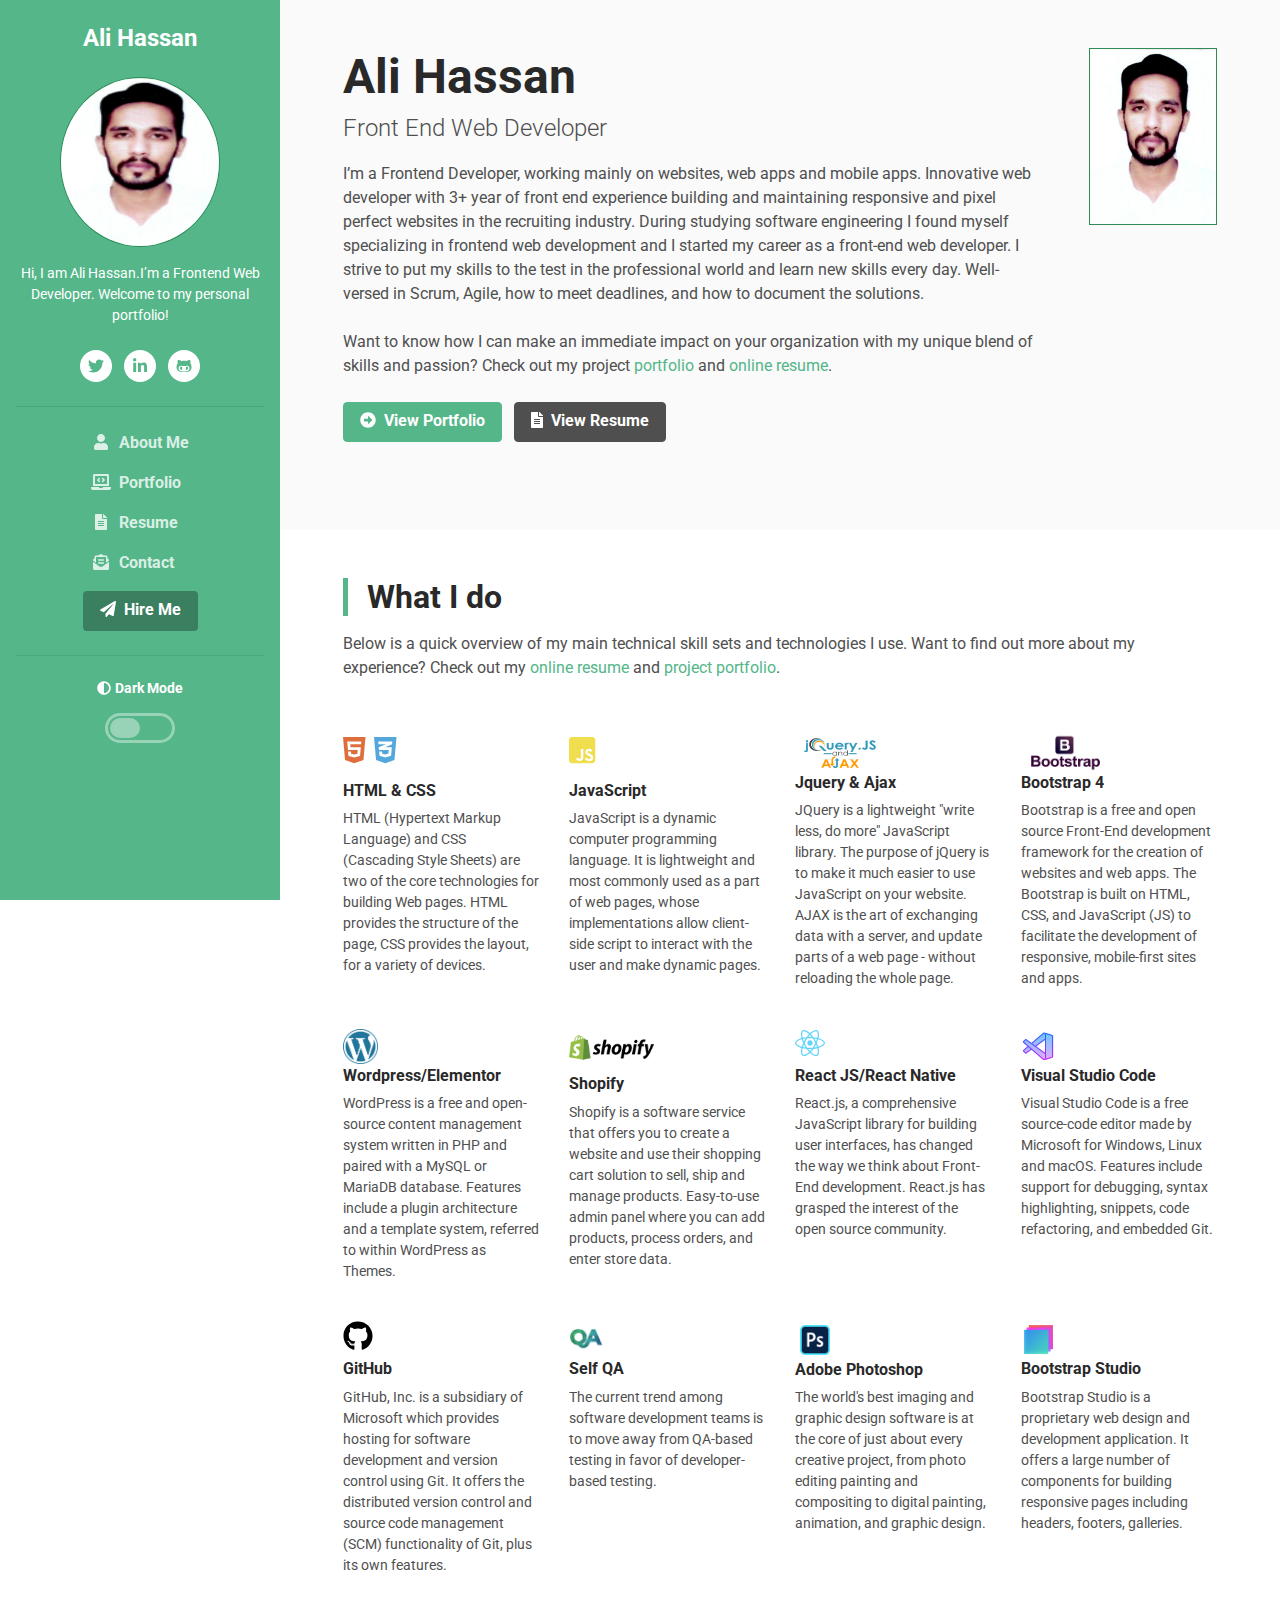
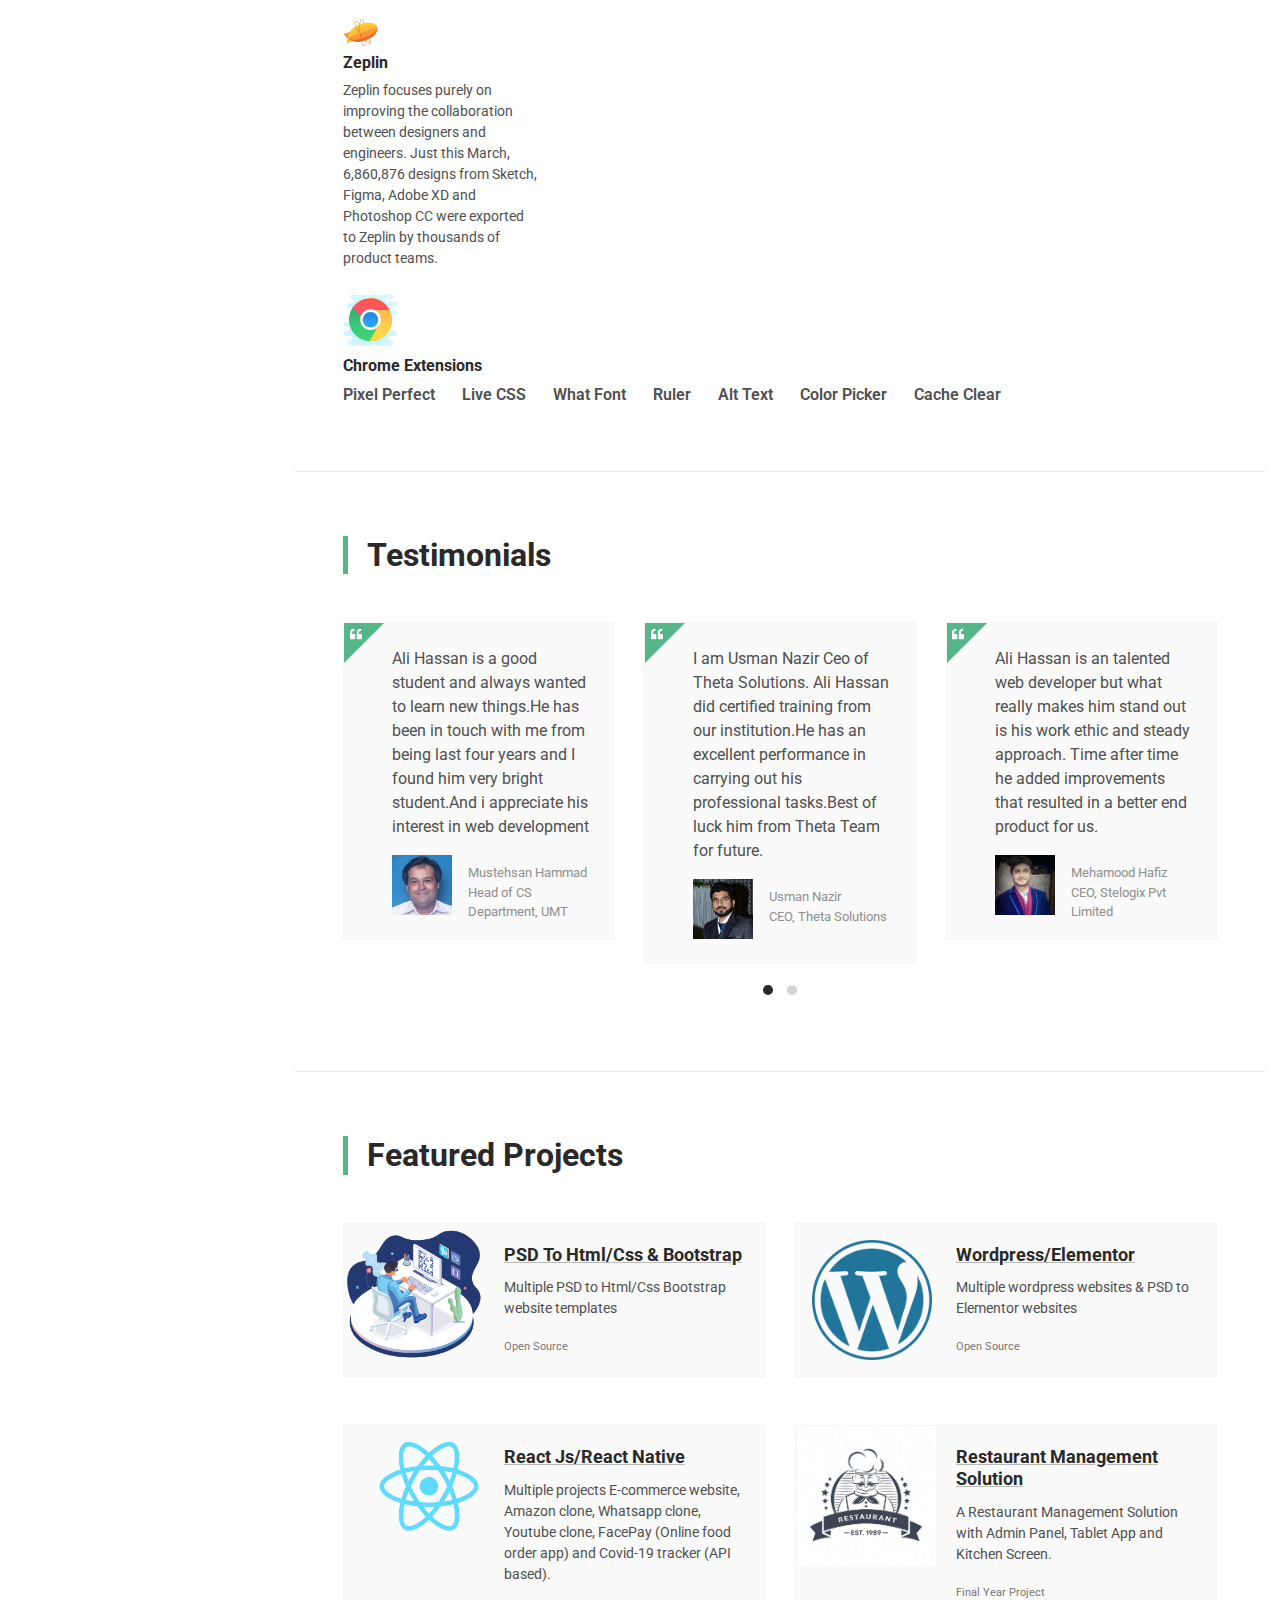
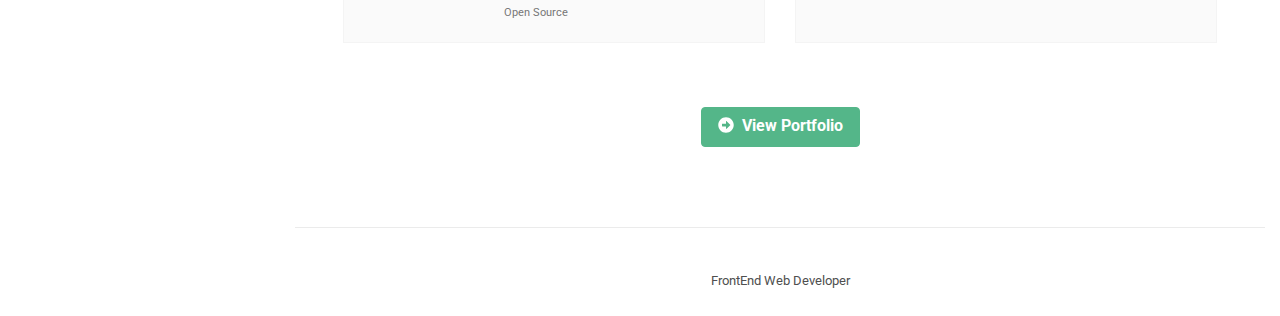
<file: index.html>
<!DOCTYPE html>
<html lang="en">

	<head>
		<title>Ali Hassan-Portfolio</title>
		<!-- Meta -->
		<meta charset="utf-8">
		<meta http-equiv="X-UA-Compatible" content="IE=edge">
		<meta name="viewport" content="width=device-width, initial-scale=1.0">
		<meta name="description" content="DevCard Bootstrap 4 Template">
		<meta name="author" content="Xiaoying Riley at 3rd Wave Media">
		<link rel="shortcut icon" href="favicon.png">
		<!-- Google Fonts -->
		<link href="https://fonts.googleapis.com/css?family=Roboto:300,400,500,700,900" rel="stylesheet">
		<!-- Owl Stylesheets -->
		<link rel="stylesheet" href="./css/carousel.css">
		<link rel="stylesheet" href="./css/owl.css">
		<link rel="stylesheet" href="./css/my.css">
		<!-- FontAwesome JS -->
		<script defer src="./js/all.js"></script>
		<!-- Theme CSS -->
		<link id="theme-style" rel="stylesheet" href="./css/theme.css">
		<!-- Global site tag (gtag.js) - Google Analytics -->
		<script async src="https://www.googletagmanager.com/gtag/js?id=UA-24707561-56"></script>
		<script>
			window.dataLayer = window.dataLayer || [];
			function gtag() { dataLayer.push(arguments); }
			gtag('js', new Date());

			gtag('config', 'UA-24707561-56');
		</script>
		<!-- Facebook Pixel Code -->
		<script>
			!function (f, b, e, v, n, t, s) {
				if (f.fbq) return; n = f.fbq = function () {
					n.callMethod ?
						n.callMethod.apply(n, arguments) : n.queue.push(arguments)
				};
				if (!f._fbq) f._fbq = n; n.push = n; n.loaded = !0; n.version = '2.0';
				n.queue = []; t = b.createElement(e); t.async = !0;
				t.src = v; s = b.getElementsByTagName(e)[0];
				s.parentNode.insertBefore(t, s)
			}(window, document, 'script',
				'https://connect.facebook.net/en_US/fbevents.js');
			fbq('init', '1506230579705064');
			fbq('track', 'PageView');
		</script>
		<noscript><img height="1" width="1" style="display:none"
				src="https://www.facebook.com/tr?id=1506230579705064&ev=PageView&noscript=1" /></noscript>
		<!-- End Facebook Pixel Code -->
	</head>

	<body>
		<header class="header text-center">
			<div class="force-overflow">
				<h1 class="blog-name pt-lg-4 mb-0"><a href="index.html">Ali Hassan</a></h1>
				<nav class="navbar navbar-expand-lg navbar-dark">
					<button class="navbar-toggler" type="button" data-toggle="collapse" data-target="#navigation"
						aria-controls="navigation" aria-expanded="false" aria-label="Toggle navigation">
						<span class="navbar-toggler-icon"></span>
					</button>
					<div id="navigation" class="collapse navbar-collapse flex-column">
						<div class="profile-section pt-3 pt-lg-0">
							<img class="profile-image mb-3 rounded-circle mx-auto" src="./Images/me.png" alt="image">
							<div class="bio mb-3">Hi, I am Ali Hassan.I’m a Frontend Web Developer. Welcome to my
								personal portfolio!</div>
							<!--//bio-->
							<ul class="social-list list-inline py-2 mx-auto">
								<li class="list-inline-item"><a href="https://twitter.com/AliHass80644189"
										target="_blank"><i class="fab fa-twitter fa-fw"></i></a></li>
								<li class="list-inline-item"><a href="https://www.linkedin.com/in/ali-hassan-0475aa199/"
										target="_blank"><i class="fab fa-linkedin-in fa-fw"></i></a></li>
								<li class="list-inline-item"><a href="https://github.com/iamali123" target="_blank"><i
											class="fab fa-github-alt fa-fw"></i></a></li>
							</ul>
							<!--//social-list-->
							<hr>
						</div>
						<!--//profile-section-->
						<ul class="navbar-nav flex-column text-left">
							<li class="nav-item ">
								<a class="nav-link" href="index.html"><i class="fas fa-user fa-fw mr-2"></i>About
									Me<span class="sr-only">(current)</span></a>
							</li>
							<li class="nav-item">
								<a class="nav-link" href="portfolio.html"><i
										class="fas fa-laptop-code fa-fw mr-2"></i>Portfolio</a>
							</li>
							<li class="nav-item">
								<a class="nav-link" href="resume.html"><i
										class="fas fa-file-alt fa-fw mr-2"></i>Resume</a>
							</li>
							<li class="nav-item">
								<a class="nav-link" href="contact.html"><i
										class="fas fa-envelope-open-text fa-fw mr-2"></i>Contact</a>
							</li>
						</ul>
						<div class="my-2">
							<a class="btn btn-primary" href="contact.html" target="_blank"><i
									class="fas fa-paper-plane mr-2"></i>Hire Me</a>
						</div>
						<div class="dark-mode-toggle text-center w-100">
							<hr class="mb-4">
							<h4 class="toggle-name mb-3 "><i class="fas fa-adjust mr-1"></i>Dark Mode</h4>
							<input class="toggle" id="darkmode" type="checkbox">
							<label class="toggle-btn mx-auto mb-0" for="darkmode"></label>
						</div>
						<!--//dark-mode-toggle-->
					</div>
				</nav>
			</div>
			<!--//force-overflow-->
		</header>
		<div class="main-wrapper">
			<section class="about-me-section p-3 p-lg-5 theme-bg-light">
				<div class="container">
					<div class="profile-teaser media flex-column flex-lg-row">
						<div class="media-body">
							<h2 class="name font-weight-bold mb-1">Ali Hassan</h2>
							<div class="tagline mb-3">Front End Web Developer</div>
							<div class="bio mb-4">I’m a Frontend Developer, working mainly on websites, web apps and mobile apps.
								Innovative web developer with 3+ year of front end experience building and maintaining
								responsive and pixel perfect websites in the recruiting industry. During studying
								software engineering I found myself specializing in frontend web development and I
								started my career as a front-end web developer. I strive to put my skills to the test in
								the professional world and learn new skills every day. Well-versed in Scrum, Agile, how
								to meet deadlines, and how to document the solutions.<br><br> Want to know how I can
								make an immediate impact on your organization with my unique blend of skills and
								passion? Check out my project <a class="link-on-bg" href="projects.html">portfolio</a>
								and <a class="link-on-bg" href="resume.html">online resume</a>. </div>
							<!--//bio-->
							<div class="mb-4">
								<a class="btn btn-primary mr-2 mb-3" href="portfolio.html"><i
										class="fas fa-arrow-alt-circle-right mr-2"></i><span
										class="d-none d-md-inline">View</span> Portfolio</a>
								<a class="btn btn-secondary mb-3" href="resume.html"><i
										class="fas fa-file-alt mr-2"></i><span class="d-none d-md-inline">View</span>
									Resume</a>
							</div>
						</div>
						<!--//media-body-->
						<img class="profile-image  mb-3 mb-lg-0 ml-lg-5 mr-md-0" src="./Images/me.png" alt="">
					</div>
				</div>
			</section>
			<!--//about-me-section-->
			<section class="overview-section p-3 p-lg-5">
				<div class="container">
					<h2 class="section-title font-weight-bold mb-3">What I do</h2>
					<div class="section-intro mb-5">Below is a quick overview of my main technical skill sets and
						technologies I use. Want to find out more about my experience? Check out my <a
							href="resume.html">online resume</a> and <a href="portfolio.html">project portfolio</a>.
					</div>
					<div class="row">
						<div class="item col-6 col-lg-3">
							<div class="item-inner">
								<div class="item-icon"><i class="fab fa-html5 mr-2"></i><i class="fab fa-css3-alt"></i>
								</div>
								<h3 class="item-title mt-2">HTML &amp; CSS</h3>
								<div class="item-desc">HTML (Hypertext Markup Language) and CSS (Cascading Style Sheets)
									are two of the core technologies for building Web pages. HTML provides the structure
									of the page, CSS provides the layout, for a variety of devices.</div>
							</div>
							<!--//item-inner-->
						</div>
						<!--//item-->
						<div class="item col-6 col-lg-3">
							<div class="item-inner">
								<div class="item-icon"><i class="fab fa-js-square"></i></div>
								<h3 class="item-title mt-2">JavaScript</h3>
								<div class="item-desc">JavaScript is a dynamic computer programming language. It is
									lightweight and most commonly used as a part of web pages, whose implementations
									allow client-side script to interact with the user and make dynamic pages.</div>
							</div>
							<!--//item-inner-->
						</div>
						<!--//item-->
						<div class="item col-6 col-lg-3">
							<div class="item-inner">
								<div class="item-icon"><img id="do" src="./Images/jquery-javascript-and-ajax.png" />
								</div>
								<h3 class="item-title">Jquery &amp; Ajax</h3>
								<div class="item-desc">JQuery is a lightweight "write less, do more" JavaScript library.
									The purpose of jQuery is to make it much easier to use JavaScript on your website.
									AJAX is the art of exchanging data with a server, and update parts of a web page -
									without reloading the whole page. </div>
							</div>
							<!--//item-inner-->
						</div>
						<!--//item-->
						<div class="item col-6 col-lg-3">
							<div class="item-inner">
								<div class="item-icon"><img id="do" src="./Images/bootstraplogo.png.png" /></div>
								<h3 class="item-title">Bootstrap 4</h3>
								<div class="item-desc">Bootstrap is a free and open source Front-End development
									framework for the creation of websites and web apps. The Bootstrap is built on HTML,
									CSS, and JavaScript (JS) to facilitate the development of responsive, mobile-first
									sites and apps. </div>
							</div>
							<!--//item-inner-->
						</div>
						<!--//item-->
						<div class="item col-6 col-lg-3">
							<div class="item-inner">
								<div class="item-icon"><img style="width: 35px;"
										src="./Images/WordPress_blue_logo.svg.png" /></div>
								<h3 class="item-title">Wordpress/Elementor</h3>
								<div class="item-desc">WordPress is a free and open-source content management system
									written in PHP and paired with a MySQL or MariaDB database. Features include a
									plugin architecture and a template system, referred to within WordPress as Themes.
								</div>
							</div>
							<!--//item-inner-->
						</div>
						<div class="item col-6 col-lg-3">
							<div class="item-inner">
								<div class="item-icon"><img style="width: 85px;" src="./Images/Shopify-Logo.png" />
								</div>
								<h3 class="item-title">Shopify</h3>
								<div class="item-desc">Shopify is a software service that offers you to create a website
									and use their shopping cart solution to sell, ship and manage products. Easy-to-use
									admin panel where you can add products, process orders, and enter store data.</div>
							</div>
							<!--//item-inner-->
						</div>
						<div class="item col-6 col-lg-3">
							<div class="item-inner">
								<div class="item-icon"><i class="fab fa-react mr-2"></i></div>
								<h3 class="item-title">React JS/React Native</h3>
								<div class="item-desc">React.js, a comprehensive JavaScript library for building user
									interfaces, has changed the way we think about Front-End development. React.js has
									grasped the interest of the open source community. </div>
							</div>
							<!--//item-->
						</div>
						<!--//item-inner-->
						<div class="item col-6 col-lg-3">
							<div class="item-inner">
								<div class="item-icon"><img style="width: 35px;"
										src="./Images/icons8-visual-studio-code-2019-512.png" /></div>
								<h3 class="item-title">Visual Studio Code</h3>
								<div class="item-desc">Visual Studio Code is a free source-code editor made by Microsoft
									for Windows, Linux and macOS. Features include support for debugging, syntax
									highlighting, snippets, code refactoring, and embedded Git. </div>
							</div>
							<!--//item-inner-->
						</div>
						<div class="item col-6 col-lg-3">
							<div class="item-inner">
								<div class="item-icon"><i style="color: #000000;" class="fab fa-github    "></i></div>
								<h3 class="item-title">GitHub</h3>
								<div class="item-desc">GitHub, Inc. is a subsidiary of Microsoft which provides hosting
									for software development and version control using Git. It offers the distributed
									version control and source code management (SCM) functionality of Git, plus its own
									features. </div>
							</div>
							<!--//item-inner-->
						</div>
						<div class="item col-6 col-lg-3 mb-0">
							<div class="item-inner">
								<div class="item-icon"><img style="width: 35px;" src="./Images/circle.png" /></div>
								<h3 class="item-title">Self QA</h3>
								<div class="item-desc">The current trend among software development teams is to move
									away from QA-based testing in favor of developer-based testing. </div>
							</div>
							<!--//item-inner-->
						</div>
						<div class="item col-6 col-lg-3 mb-0">
							<div class="item-inner">
								<div class="item-icon"><img style="width: 40px;"
										src="./Images/icons8-adobe-photoshop-48.png" /></div>
								<h3 class="item-title">Adobe Photoshop</h3>
								<div class="item-desc">The world's best imaging and graphic design software is at the
									core of just about every creative project, from photo editing painting and
									compositing to digital painting, animation, and graphic design. </div>
							</div>
							<!--//item-inner-->
						</div>
						<!--//item-->
						<div class="item col-6 col-lg-3 mb-0">
							<div class="item-inner">
								<div class="item-icon"><img style="width: 35px;" src="./Images/logo_128.png" /></div>
								<h3 class="item-title">Bootstrap Studio</h3>
								<div class="item-desc">Bootstrap Studio is a proprietary web design and development
									application. It offers a large number of components for building responsive pages
									including headers, footers, galleries. </div>
							</div>
							<!--//item-inner-->
						</div>
						<!--//item-->
						<!--//item-->
						<div class="item col-6 col-lg-3 mb-4">
							<div class="item-inner">
								<div class="item-icon"><img style="width: 35px;" src="./Images/256x256.png" /></div>
								<h3 class="item-title">Zeplin</h3>
								<div class="item-desc"> Zeplin focuses purely on improving the collaboration between
									designers and engineers. Just this March, 6,860,876 designs from Sketch, Figma,
									Adobe XD and Photoshop CC were exported to Zeplin by thousands of product teams.
								</div>
							</div>
						</div>
						<div class="item col-6 col-lg-12 mb-0">
							<div class="item-inner">
								<div class="item-icon mb-2"><img style="width: 55px;"
										src="./Images/icons8-chrome.svg" /></div>
								<h3 class="item-title mb-2">Chrome Extensions</h3>
								<div class="item-desc">
									<ul class="list-inline mb-0">
										<li class="mr-4 list-inline-item" style="list-style: circle;"><a
												class="resume-link" href="#">Pixel Perfect</a></li>
										<li class="mr-4 list-inline-item" style="list-style: circle;"><a
												class="resume-link" href="#">Live CSS</a></li>
										<li class="mr-4 list-inline-item"><a class="resume-link" href="#">What Font</a>
										</li>
										<li class="mr-4 list-inline-item"><a class="resume-link" href="">Ruler</a></li>
										<li class="mr-4 list-inline-item"><a class="resume-link" href="#">Alt Text</a>
										</li>
										<li class="mr-4 list-inline-item"><a class="resume-link" href="#">Color
												Picker</a></li>
										<li class="list-inline-item"><a class="resume-link" href="#">Cache Clear</a>
										</li>
									</ul>
								</div>
							</div>
						</div>
					</div>
				</div>
			</section>
			<div class="container">
				<hr>
			</div>
			<section class="testimonials-section p-3 p-lg-5">
				<div class="container">
					<h2 class="section-title font-weight-bold mb-5">Testimonials</h2>
					<div class="testimonial-carousel owl-carousel owl-theme">
						<div class="item">
							<div class="quote-holder">
								<blockquote class="quote-content"> Ali Hassan is a good student and always wanted to
									learn new things.He has been in touch with me from being last four years and I found
									him very bright student.And i appreciate his interest in web development
								</blockquote>
								<i class="fas fa-quote-left"></i>
							</div>
							<!--//quote-holder-->
							<div class="source-holder">
								<div class="source-profile">
									<img src="./Images/naqvi.jpg" alt="image" />
								</div>
								<div class="meta">
									<div class="name">Mustehsan Hammad</div>
									<div class="info"> Head of CS Department, UMT</div>
								</div>
							</div>
						</div>
						<div class="item">
							<div class="quote-holder">
								<blockquote class="quote-content"> I am Usman Nazir Ceo of Theta Solutions. Ali Hassan
									did certified training from our institution.He has an excellent performance in
									carrying out his professional tasks.Best of luck him from Theta Team for future.
								</blockquote>
								<i class="fas fa-quote-left"></i>
							</div>
							<!--//quote-holder-->
							<div class="source-holder">
								<div class="source-profile">
									<img src="./Images/usman.jpg" alt="image" />
								</div>
								<div class="meta">
									<div class="name">Usman Nazir</div>
									<div class="info">CEO, Theta Solutions</div>
								</div>
							</div>
						</div>
						<div class="item">
							<div class="quote-holder">
								<blockquote class="quote-content"> Ali Hassan is an talented web developer but what
									really makes him stand out is his work ethic and steady approach. Time after time he
									added improvements that resulted in a better end product for us. </blockquote>
								<i class="fas fa-quote-left"></i>
							</div>
							<!--//quote-holder-->
							<div class="source-holder">
								<div class="source-profile">
									<img src="./Images/avatars-000142499705-ujiui0-t500x500.jpg" alt="image" />
								</div>
								<div class="meta">
									<div class="name">Mehamood Hafiz</div>
									<div class="info">CEO, Stelogix Pvt Limited</div>
								</div>
							</div>
						</div>
						<div class="item">
							<div class="quote-holder">
								<blockquote class="quote-content"> During university period I found him a good
									student.He always shows his keen interest in web developement and does not feel
									hesitate to ask anything and explore new things related to his interested field.
								</blockquote>
								<i class="fas fa-quote-left"></i>
							</div>
							<!--//quote-holder-->
							<div class="source-holder">
								<div class="source-profile">
									<img src="./Images/s200_dr._muhammad_rizwan.saleem.jpg" alt="image" />
								</div>
								<div class="meta">
									<div class="name">Rizwan Saleem</div>
									<div class="info">Head of IT Department, UMT</div>
								</div>
							</div>
						</div>
					</div>
					<!--//testimonial-carousel-->
				</div>
				<!--//container-->
			</section>
			<!--//testimonials-section-->
			<div class="container">
				<hr>
			</div>
			<section class="featured-section p-3 p-lg-5">
				<div class="container">
					<h2 class="section-title font-weight-bold mb-5">Featured Projects</h2>
					<div class="row">
						<!--//col-->
						<div class="col-md-6 mb-5">
							<div class="card project-card">
								<div class="row no-gutters">
									<div class="col-lg-4 card-img-holder">
										<img src="./Images/WebDesignDevelopmentVector.png" class="card-img" alt="image">
									</div>
									<div class="col-lg-8">
										<div class="card-body">
											<h5 class="card-title"><a href="psdtohtml.html" class="theme-link">PSD To
													Html/Css & Bootstrap</a></h5>
											<p class="card-text">Multiple PSD to Html/Css Bootstrap website templates
											</p>
											<p class="card-text"><small class="text-muted">Open Source</small></p>
										</div>
									</div>
								</div>
								<div class="link-mask">
									<a class="link-mask-link" href="psdtohtml.html"></a>
									<div class="link-mask-text">
										<a class="btn btn-secondary" href="psdtohtml.html">
											<i class="fas fa-eye mr-2"></i>View Case Study </a>
									</div>
								</div>
								<!--//link-mask-->
							</div>
							<!--//card-->
						</div>
						<!--//col-->
						<div class="col-md-6 mb-5">
							<div class="card project-card">
								<div class="row no-gutters">
									<div class="col-lg-4 card-img-holder">
										<img style="width: 120px; " src="./Images/WordPress_blue_logo.svg.png"
											class="card-img m-3" alt="image">
									</div>
									<div class="col-lg-8">
										<div class="card-body">
											<h5 class="card-title"><a href="wpelementor.html"
													class="theme-link">Wordpress/Elementor</a></h5>
											<p class="card-text">Multiple wordpress websites & PSD to Elementor websites
											</p>
											<p class="card-text"><small class="text-muted">Open Source</small></p>
										</div>
									</div>
								</div>
								<div class="link-mask">
									<a class="link-mask-link" href="wpelementor.html"></a>
									<div class="link-mask-text">
										<a class="btn btn-secondary" href="wpelementor.html">
											<i class="fas fa-eye mr-2"></i>View Case Study </a>
									</div>
								</div>
								<!--//link-mask-->
							</div>
							<!--//card-->
						</div>
						<!--//col-->
						<div class="col-md-6 mb-5">
							<div class="card project-card">
								<div class="row no-gutters">
									<div class="col-lg-4 card-img-holder">
										<img style="width: 170px; " src="./Images/download.png" class="card-img"
											alt="image">
									</div>
									<div class="col-lg-8">
										<div class="card-body">
											<h5 class="card-title"><a href="projectpage.html" class="theme-link">React
													Js/React Native</a></h5>
											<p class="card-text">Multiple projects E-commerce website, Amazon
												clone, Whatsapp clone, Youtube clone, FacePay (Online food order app) and Covid-19
												tracker (API based). </p>
											<p class="card-text"><small class="text-muted">Open Source</small></p>
										</div>
									</div>
								</div>
								<div class="link-mask">
									<a class="link-mask-link" href="react.html"></a>
									<div class="link-mask-text">
										<a class="btn btn-secondary" href="react.html">
											<i class="fas fa-eye mr-2"></i>View Case Study </a>
									</div>
								</div>
								<!--//link-mask-->
							</div>
							<!--//card-->
						</div>
						<!--//col-->
						<div class="col-md-6 mb-5">
							<div class="card project-card">
								<div class="row no-gutters">
									<div class="col-lg-4 card-img-holder">
										<img src="./Images/retro-chef-restaurant-business-company-logo_23-2148462685.jpg"
											class="card-img" alt="image">
									</div>
									<div class="col-lg-8">
										<div class="card-body">
											<h5 class="card-title"><a href="fyp.html" class="theme-link">Restaurant
													Management Solution</a></h5>
											<p class="card-text">A Restaurant Management Solution with Admin Panel,
												Tablet App and Kitchen Screen.</p>
											<p class="card-text"><small class="text-muted">Final Year Project</small>
											</p>
										</div>
									</div>
								</div>
								<div class="link-mask">
									<a class="link-mask-link" href="fyp.html"></a>
									<div class="link-mask-text">
										<a class="btn btn-secondary" href="fyp.html">
											<i class="fas fa-eye mr-2"></i>View Case Study </a>
									</div>
								</div>
								<!--//link-mask-->
							</div>
							<!--//card-->
						</div>
					</div>
					<!--//row-->
					<div class="text-center py-3"><a href="portfolio.html" class="btn btn-primary"><i
								class="fas fa-arrow-alt-circle-right mr-2"></i>View Portfolio</a></div>
				</div>
				<!--//container-->
			</section>
			<!--//featured-section-->
			<div class="container">
				<hr>
			</div>
			<footer class="footer text-center py-4">
				<small class="copyright">FrontEnd Web Developer</small>
			</footer>
		</div>
		<!--//main-wrapper-->
		<!-- Javascript -->
		<script src="./js/jquery.js"></script>
		<script src="./js/proper.js"></script>
		<script src="./js/bootstrap.js"></script>
		<script src="./js/m.js"></script>
		<script src="./js/testimo.js"></script>
		<!-- Dark Mode -->
		<script src="./js/cookie.js"></script>
		<script src="./js/dark.js"></script>
		<!-- Style Switcher (REMOVE ON YOUR PRODUCTION SITE) -->
		<script src="./js/switcher.js"></script>
	</body>

</html>
</file>
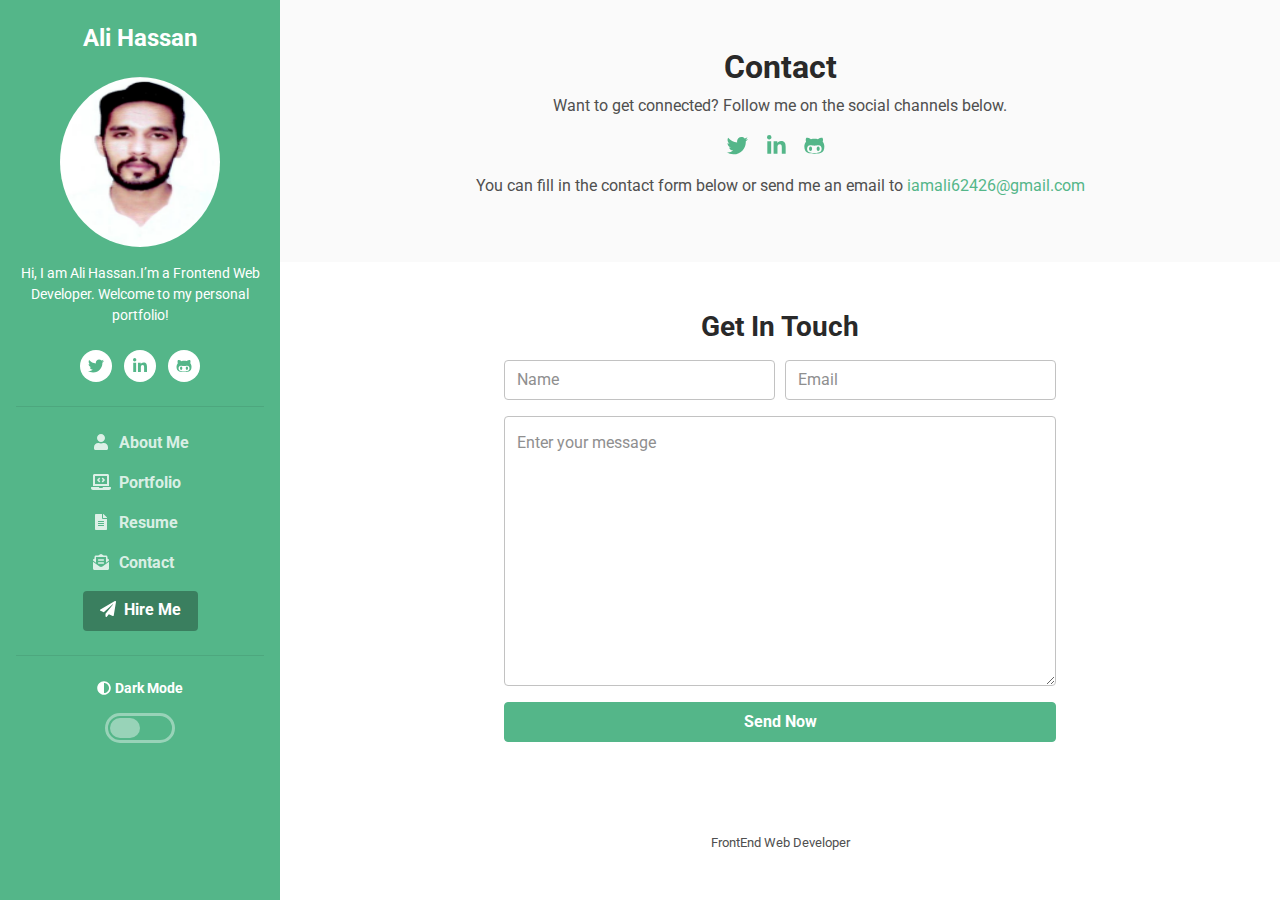
<file: contact.html>
<!DOCTYPE html>
<html lang="en">

	<head>
		<title>Ali Hassan-Portfolio</title>
		<!-- Meta -->
		<meta charset="utf-8">
		<meta http-equiv="X-UA-Compatible" content="IE=edge">
		<meta name="viewport" content="width=device-width, initial-scale=1.0">
		<meta name="description" content="DevCard Bootstrap 4 Template">
		<meta name="author" content="Xiaoying Riley at 3rd Wave Media">
		<link rel="shortcut icon" href="favicon.png">
		<!-- Google Fonts -->
		<link href="https://fonts.googleapis.com/css?family=Roboto:300,400,500,700,900" rel="stylesheet">
		<!-- FontAwesome JS -->
		<script defer src="./js/all.js"></script>
		<!-- Theme CSS -->
		<link id="theme-style" rel="stylesheet" href="./css/theme.css">
	</head>

	<body>
		<header class="header text-center">
			<div class="force-overflow">
				<h1 class="blog-name pt-lg-4 mb-0"><a href="index.html">Ali Hassan</a></h1>
				<nav class="navbar navbar-expand-lg navbar-dark">
					<button class="navbar-toggler" type="button" data-toggle="collapse" data-target="#navigation"
						aria-controls="navigation" aria-expanded="false" aria-label="Toggle navigation">
						<span class="navbar-toggler-icon"></span>
					</button>
					<div id="navigation" class="collapse navbar-collapse flex-column">
						<div class="profile-section pt-3 pt-lg-0">
							<img class="profile-image mb-3 rounded-circle mx-auto" src="./Images/me.png" alt="image">
							<div class="bio mb-3">Hi, I am Ali Hassan.I’m a Frontend Web Developer. Welcome to my
								personal portfolio!</div>
							<!--//bio-->
							<ul class="social-list list-inline py-2 mx-auto">
								<li class="list-inline-item"><a href="https://twitter.com/AliHass80644189"
										target="_blank"><i class="fab fa-twitter fa-fw"></i></a></li>
								<li class="list-inline-item"><a href="https://www.linkedin.com/in/ali-hassan-0475aa199/"
										target="_blank"><i class="fab fa-linkedin-in fa-fw"></i></a></li>
								<li class="list-inline-item"><a href="https://github.com/iamali123" target="_blank"><i
											class="fab fa-github-alt fa-fw"></i></a></li>
							</ul>
							<!--//social-list-->
							<hr>
						</div>
						<!--//profile-section-->
						<ul class="navbar-nav flex-column text-left">
							<li class="nav-item ">
								<a class="nav-link" href="index.html"><i class="fas fa-user fa-fw mr-2"></i>About
									Me<span class="sr-only">(current)</span></a>
							</li>
							<li class="nav-item">
								<a class="nav-link" href="portfolio.html"><i
										class="fas fa-laptop-code fa-fw mr-2"></i>Portfolio</a>
							</li>
							<li class="nav-item">
								<a class="nav-link" href="resume.html"><i
										class="fas fa-file-alt fa-fw mr-2"></i>Resume</a>
							</li>
							<li class="nav-item">
								<a class="nav-link" href="contact.html"><i
										class="fas fa-envelope-open-text fa-fw mr-2"></i>Contact</a>
							</li>
						</ul>
						<div class="my-2">
							<a class="btn btn-primary" href="contact.html" target="_blank"><i
									class="fas fa-paper-plane mr-2"></i>Hire Me</a>
						</div>
						<div class="dark-mode-toggle text-center w-100">
							<hr class="mb-4">
							<h4 class="toggle-name mb-3 "><i class="fas fa-adjust mr-1"></i>Dark Mode</h4>
							<input class="toggle" id="darkmode" type="checkbox">
							<label class="toggle-btn mx-auto mb-0" for="darkmode"></label>
						</div>
						<!--//dark-mode-toggle-->
					</div>
				</nav>
			</div>
			<!--//force-overflow-->
		</header>
		<div class="main-wrapper">
			<section class="cta-section theme-bg-light py-5">
				<div class="container text-center single-col-max-width">
					<h2 class="heading">Contact</h2>
					<div class="intro">
						<p>Want to get connected? Follow me on the social channels below.</p>
						<ul class="list-inline mb-0">
							<li class="list-inline-item mb-3"><a class="twitter" href="https://twitter.com/AliHass80644189"><i
										class="fab fa-twitter fa-fw fa-lg"></i></a></li>
							<li class="list-inline-item mb-3"><a class="linkedin"
									href="https://www.linkedin.com/in/ali-hassan-0475aa199/"><i
										class="fab fa-linkedin-in fa-fw fa-lg"></i></a></li>
							<li class="list-inline-item mb-3"><a class="github" href="https://github.com/iamali123"><i
										class="fab fa-github-alt fa-fw fa-lg"></i></a></li>
							<p>You can fill in the contact form below or send me an email to <a
									href="mailto:iamali62426@gmail.com">iamali62426@gmail.com</a></p>
							<!--<li class="list-inline-item mb-3"><a class="facebook" href="#"><i class="fab fa-facebook-f fa-fw fa-lg"></i></a></li>-->
						</ul>
						<!--//social-list-->
					</div>
					<!--//container-->
			</section>
			<section class="contact-section px-3 py-5 p-md-5">
				<div class="container">
					<form id="contact-form" class="contact-form col-lg-8 mx-lg-auto" method="post"
						action="mailto:iamali62426@gmail.com">
						<h3 class="text-center mb-3">Get In Touch</h3>
						<div class="form-row">
							<div class="form-group col-md-6">
								<label class="sr-only" for="cname">Name</label>
								<input type="text" class="form-control" id="cname" name="name" placeholder="Name"
									minlength="2" required="" aria-required="true">
							</div>
							<div class="form-group col-md-6">
								<label class="sr-only" for="cemail">Email</label>
								<input type="email" class="form-control" id="cemail" name="email" placeholder="Email"
									required="" aria-required="true">
							</div>
							<div class="form-group col-12">
								<label class="sr-only" for="cmessage">Your message</label>
								<textarea class="form-control" id="cmessage" name="message"
									placeholder="Enter your message" rows="10" required=""
									aria-required="true"></textarea>
							</div>
							<div class="form-group col-12">
								<button type="submit" class="btn btn-block btn-primary py-2">Send Now</button>
							</div>
						</div>
						<!--//form-row-->
					</form>
				</div>
				<!--//container-->
			</section>
			<footer class="footer text-center py-4">
				<small class="copyright">FrontEnd Web Developer</small>
			</footer>
		</div>
		<!--//main-wrapper-->
		<!-- *****CONFIGURE STYLE (REMOVE ON YOUR PRODUCTION SITE)****** -->
		<!-- Javascript -->
		<script src="./js/jquery.js"></script>
		<script src="./js/proper.js"></script>
		<script src="./js/bootstrap.js"></script>
		<script src="./js/form.js"></script>
		<script src="./js/validation.js"></script>
		<!-- Dark Mode -->
		<script src="./js/cookie.js"></script>
		<script src="./js/dark.js"></script>
		<!-- Style Switcher (REMOVE ON YOUR PRODUCTION SITE) -->
		<script src="./js/switcher.js"></script>
	</body>

</html>
</file>
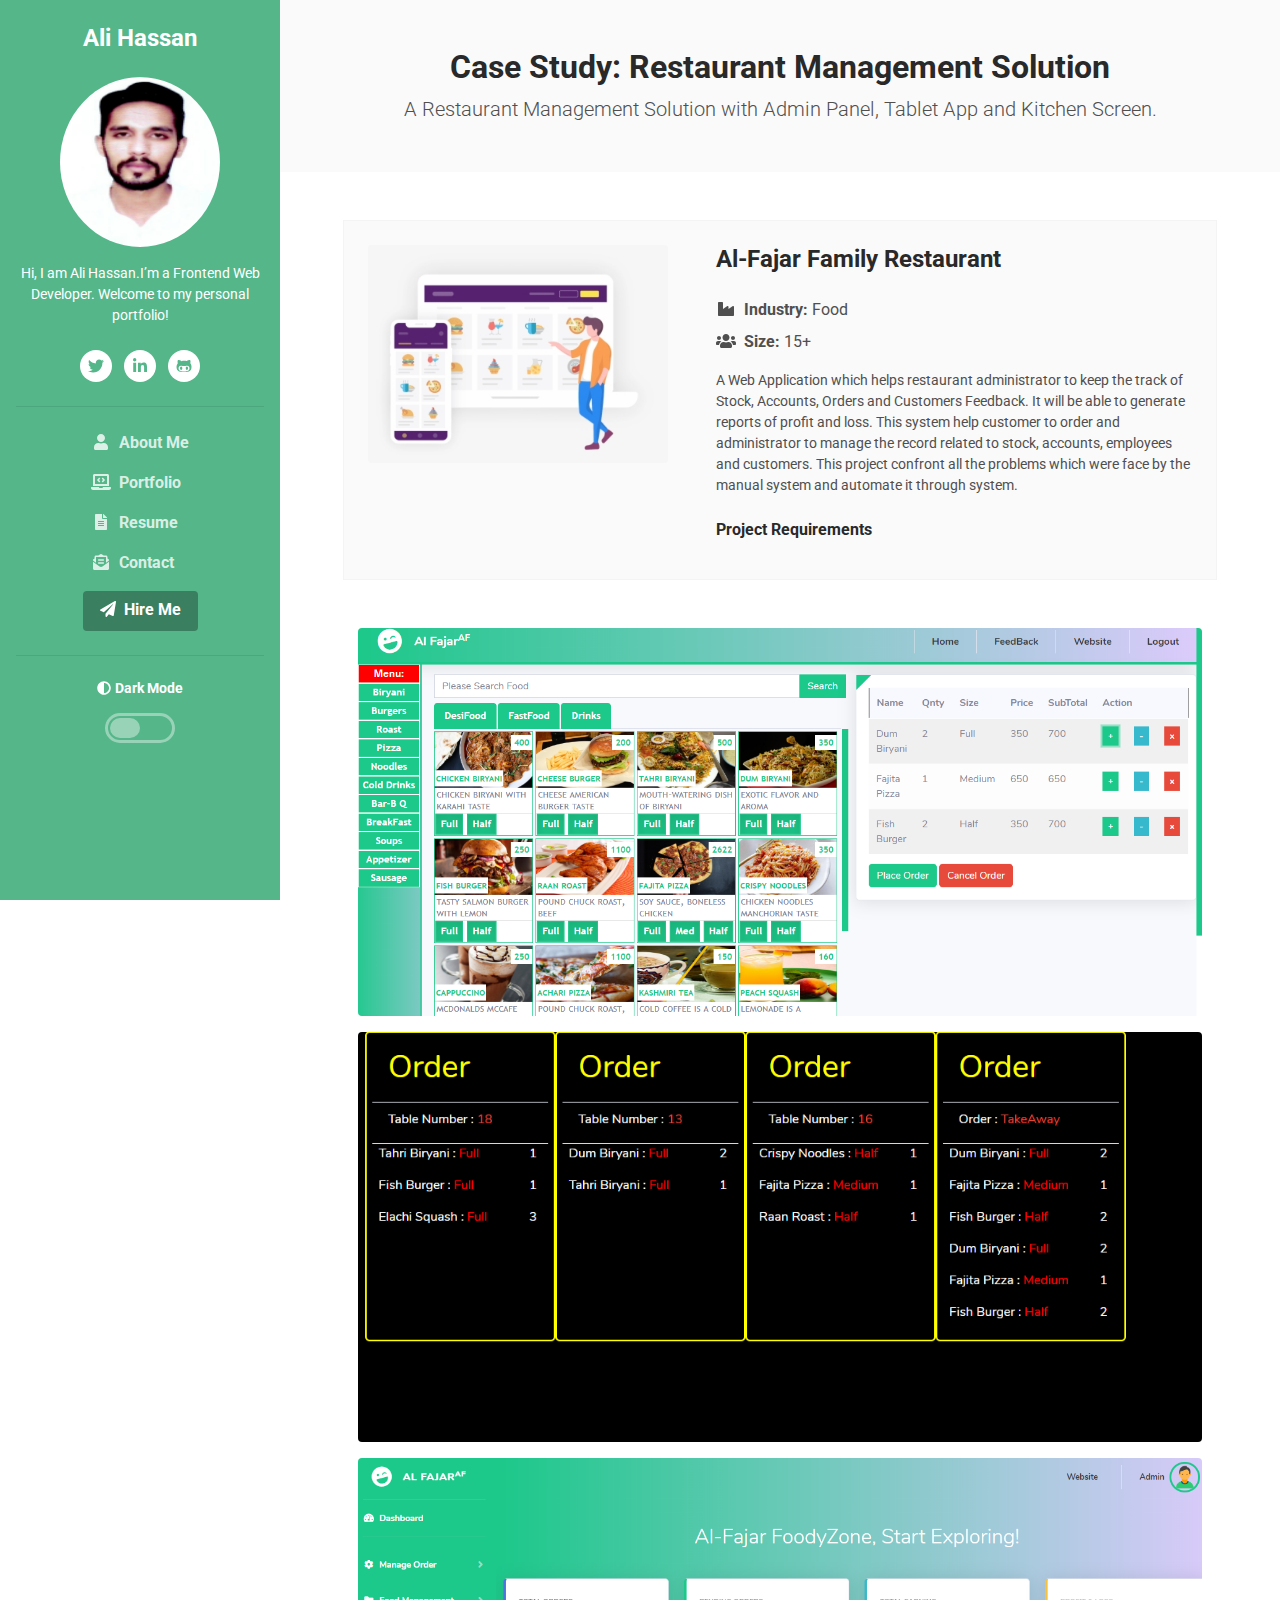
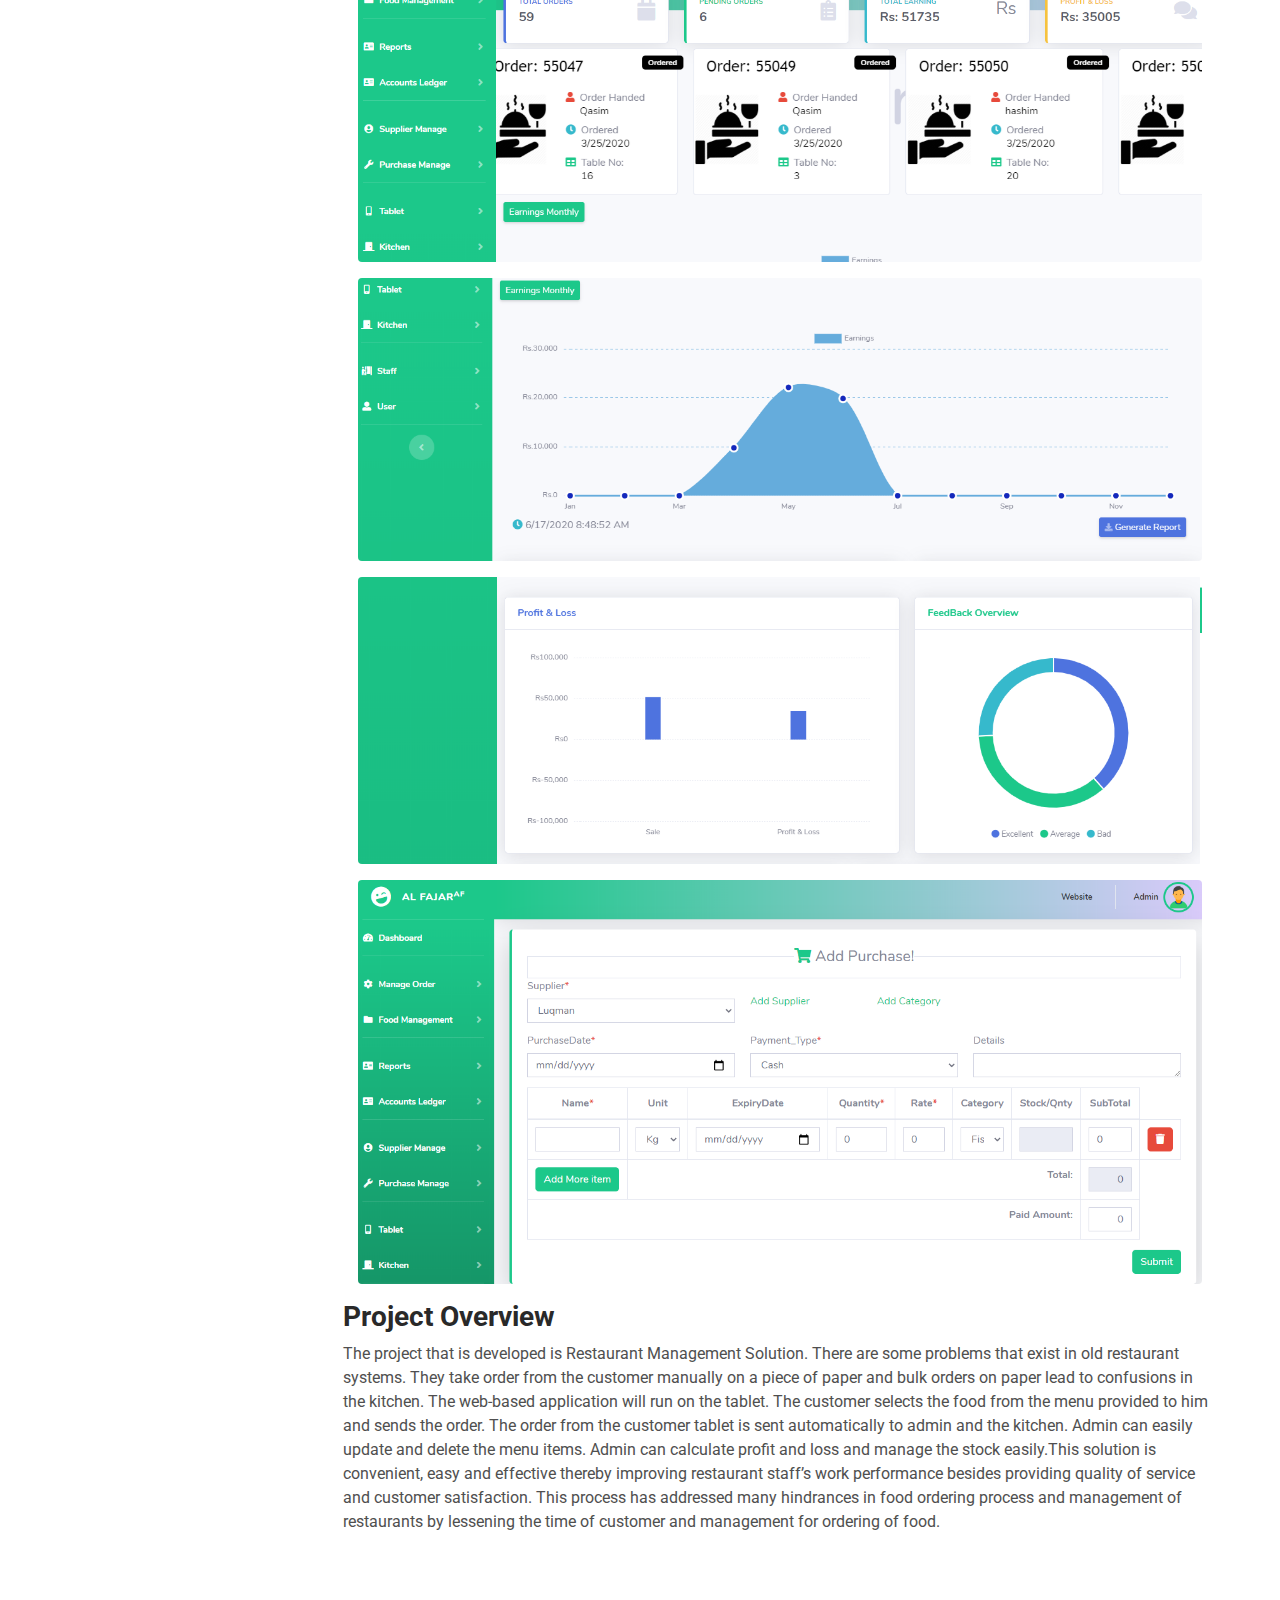
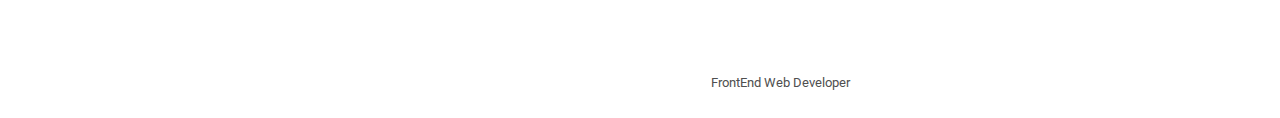
<file: fyp.html>
<!DOCTYPE html>
<html lang="en">

	<head>
		<title>Ali Hassan-Portfolio</title>
		<!-- Meta -->
		<meta charset="utf-8">
		<meta http-equiv="X-UA-Compatible" content="IE=edge">
		<meta name="viewport" content="width=device-width, initial-scale=1.0">
		<meta name="description" content="DevCard Bootstrap 4 Template">
		<meta name="author" content="Xiaoying Riley at 3rd Wave Media">
		<link rel="shortcut icon" href="favicon.png">
		<!-- Google Fonts -->
		<link href="https://fonts.googleapis.com/css?family=Roboto:300,400,500,700,900" rel="stylesheet">
		<!-- FontAwesome JS -->
		<script defer src="./js/all.js"></script>
		<!-- Theme CSS -->
		<link id="theme-style" rel="stylesheet" href="./css/theme.css">
	</head>

	<body>
		<header class="header text-center">
			<div class="force-overflow">
				<h1 class="blog-name pt-lg-4 mb-0"><a href="index.html">Ali Hassan</a></h1>
				<nav class="navbar navbar-expand-lg navbar-dark">
					<button class="navbar-toggler" type="button" data-toggle="collapse" data-target="#navigation"
						aria-controls="navigation" aria-expanded="false" aria-label="Toggle navigation">
						<span class="navbar-toggler-icon"></span>
					</button>
					<div id="navigation" class="collapse navbar-collapse flex-column">
						<div class="profile-section pt-3 pt-lg-0">
							<img class="profile-image mb-3 rounded-circle mx-auto" src="./Images/me.png" alt="image">
							<div class="bio mb-3">Hi, I am Ali Hassan.I’m a Frontend Web Developer. Welcome to my
								personal portfolio!</div>
							<!--//bio-->
							<ul class="social-list list-inline py-2 mx-auto">
								<li class="list-inline-item"><a href="https://twitter.com/AliHass80644189"
										target="_blank"><i class="fab fa-twitter fa-fw"></i></a></li>
								<li class="list-inline-item"><a href="https://www.linkedin.com/in/ali-hassan-0475aa199/"
										target="_blank"><i class="fab fa-linkedin-in fa-fw"></i></a></li>
								<li class="list-inline-item"><a href="https://github.com/iamali123" target="_blank"><i
											class="fab fa-github-alt fa-fw"></i></a></li>
							</ul>
							<!--//social-list-->
							<hr>
						</div>
						<!--//profile-section-->
						<ul class="navbar-nav flex-column text-left">
							<li class="nav-item ">
								<a class="nav-link" href="index.html"><i class="fas fa-user fa-fw mr-2"></i>About
									Me<span class="sr-only">(current)</span></a>
							</li>
							<li class="nav-item">
								<a class="nav-link" href="portfolio.html"><i
										class="fas fa-laptop-code fa-fw mr-2"></i>Portfolio</a>
							</li>
							<li class="nav-item">
								<a class="nav-link" href="resume.html"><i
										class="fas fa-file-alt fa-fw mr-2"></i>Resume</a>
							</li>
							<li class="nav-item">
								<a class="nav-link" href="contact.html"><i
										class="fas fa-envelope-open-text fa-fw mr-2"></i>Contact</a>
							</li>
						</ul>
						<div class="my-2">
							<a class="btn btn-primary" href="contact.html" target="_blank"><i
									class="fas fa-paper-plane mr-2"></i>Hire Me</a>
						</div>
						<div class="dark-mode-toggle text-center w-100">
							<hr class="mb-4">
							<h4 class="toggle-name mb-3 "><i class="fas fa-adjust mr-1"></i>Dark Mode</h4>
							<input class="toggle" id="darkmode" type="checkbox">
							<label class="toggle-btn mx-auto mb-0" for="darkmode"></label>
						</div>
						<!--//dark-mode-toggle-->
					</div>
				</nav>
			</div>
			<!--//force-overflow-->
		</header>
		<div class="main-wrapper">
			<section class="cta-section theme-bg-light py-5">
				<div class="container single-col-max-width">
					<h2 class="heading text-center">Case Study: Restaurant Management Solution</h2>
					<div class="project-intro text-center">
						<p class="mb-0 lead">A Restaurant Management Solution with Admin Panel, Tablet App and Kitchen
							Screen.</p>
					</div>
				</div>
				<!--//container-->
			</section>
			<section class="project px-3 py-5 p-md-5">
				<div class="container">
					<div class="project-meta media flex-column flex-md-row p-4 theme-bg-light">
						<img class="project-thumb mb-3 mb-md-0 mr-md-5 rounded d-none d-md-inline-block"
							src="./Images/57-576378_online-ordering-system-for-restaurants-restaurants-ordering-system.png"
							alt="">
						<div class="media-body">
							<div class="client-info">
								<h3 class="client-name font-weight-bold mb-4">Al-Fajar Family Restaurant</h3>
								<ul class="client-meta list-unstyled">
									<li class="mb-2"><i
											class="fas fa-industry fa-fw mr-2"></i><strong>Industry:</strong> Food</li>
									<li class="mb-2"><i class="fas fa-users fa-fw mr-2"></i><strong>Size:</strong> 15+
									</li>
								</ul>
								<div class="client-bio mb-4">A Web Application which helps restaurant administrator to
									keep the track of Stock, Accounts, Orders and Customers Feedback. It will be able to
									generate reports of profit and loss. This system help customer to order and
									administrator to manage the record related to stock, accounts, employees and
									customers. This project confront all the problems which were face by the manual
									system and automate it through system.</div>
								<h4 class="subheading mb-3">Project Requirements</h4>
							</div>
						</div>
						<!--//media-body-->
					</div>
					<!--//project-meta-->
					<div class="project-sections py-5">
						<div class="project-section ">
							<div class="col-12  mb-3">
								<img class="img-fluid rounded" src="./Images/Screenshot (118).png" alt="image">
							</div>
							<div class="col-12  mb-3">
								<img class="img-fluid rounded" src="./Images/Screenshot (119).png" alt="image">
							</div>
							<div class="col-12  mb-3">
								<img class="img-fluid rounded" src="./Images/Screenshot (126).png" alt="image">
							</div>
							<div class="col-12  mb-3">
								<img class="img-fluid rounded" src="./Images/Screenshot (127).png" alt="image">
							</div>
							<div class="col-12  mb-3">
								<img class="img-fluid rounded" src="./Images/Screenshot (128).png" alt="image">
							</div>
							<div class="col-12  mb-3">
								<img class="img-fluid rounded" src="./Images/Screenshot (135).png" alt="image">
							</div>
						</div>
						<!--//project-section-->
						<div class="project-section ">
							<h3 class="project-section-title ">Project Overview</h3>
							<p>The project that is developed is Restaurant Management Solution. There are some problems
								that exist in old restaurant systems. They take order from the customer manually on a
								piece of paper and bulk orders on paper lead to confusions in the kitchen. The web-based
								application will run on the tablet. The customer selects the food from the menu provided
								to him and sends the order. The order from the customer tablet is sent automatically to
								admin and the kitchen. Admin can easily update and delete the menu items. Admin can
								calculate profit and loss and manage the stock easily.This solution is convenient, easy
								and effective thereby improving restaurant staff’s work performance besides providing
								quality of service and customer satisfaction. This process has addressed many hindrances
								in food ordering process and management of restaurants by lessening the time of customer
								and management for ordering of food. </p>
						</div>
						<!--//project-section-->
					</div>
			</section>
			<footer class="footer text-center py-4">
				<small class="copyright">FrontEnd Web Developer</small>
			</footer>
		</div>
		<!--//main-wrapper-->
		<!-- Javascript -->
		<script src="./js/jquery.js"></script>
		<script src="./js/proper.js"></script>
		<script src="./js/bootstrap.js"></script>
		<!-- Dark Mode -->
		<script src="./js/cookie.js"></script>
		<script src="./js/dark.js"></script>
		<!-- Style Switcher (REMOVE ON YOUR PRODUCTION SITE) -->
		<script src="./js/switcher.js"></script>
	</body>

</html>
</file>
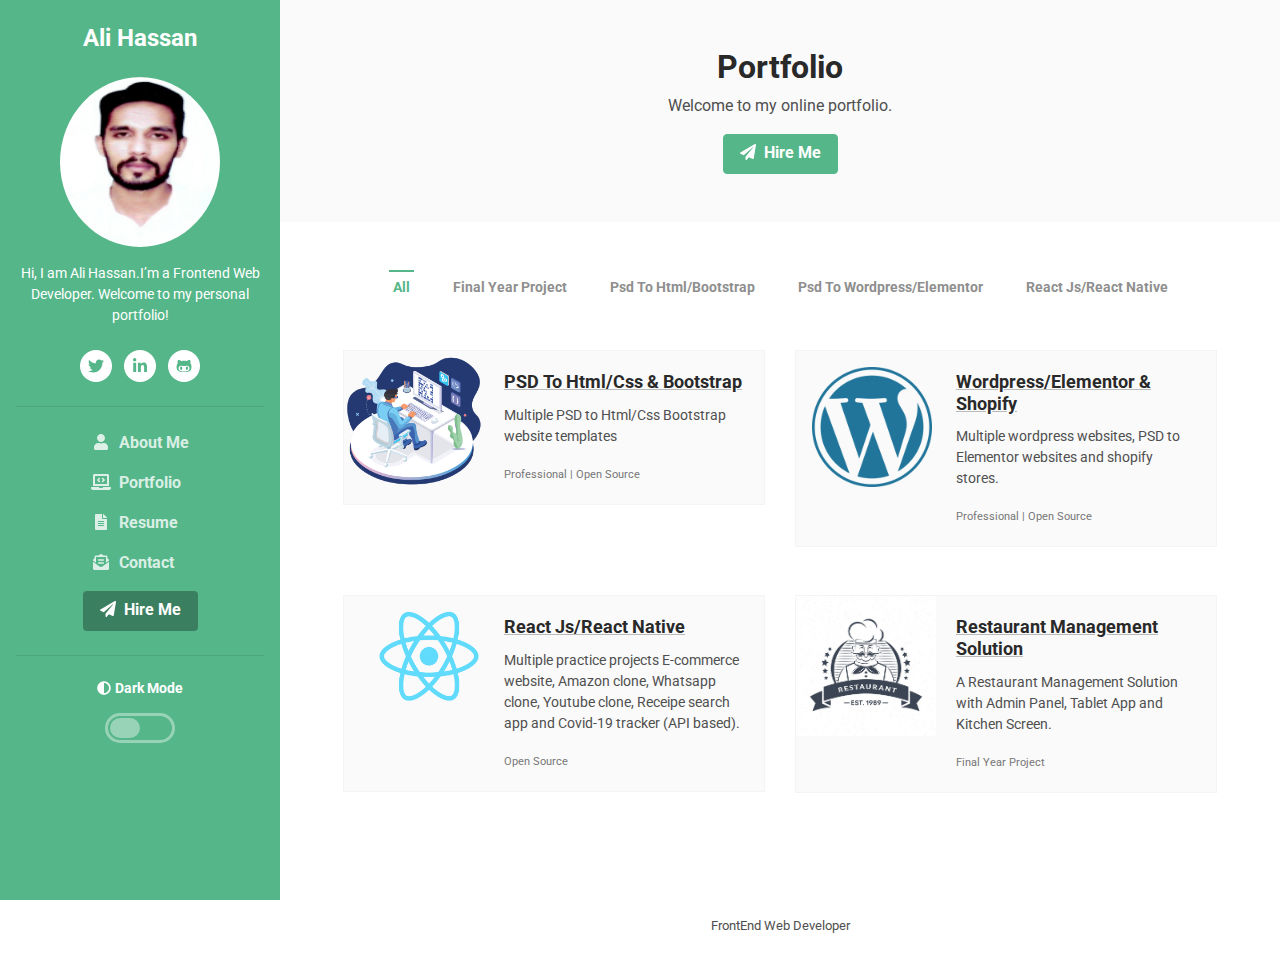
<file: portfolio.html>
<!DOCTYPE html>
<html lang="en">

	<head>
		<title>Ali Hassan-Portfolio</title>
		<!-- Meta -->
		<meta charset="utf-8">
		<meta http-equiv="X-UA-Compatible" content="IE=edge">
		<meta name="viewport" content="width=device-width, initial-scale=1.0">
		<meta name="description" content="DevCard Bootstrap 4 Template">
		<meta name="author" content="Xiaoying Riley at 3rd Wave Media">
		<link rel="shortcut icon" href="favicon.png">
		<!-- Google Fonts -->
		<link href="https://fonts.googleapis.com/css?family=Roboto:300,400,500,700,900" rel="stylesheet">
		<!-- FontAwesome JS -->
		<script defer src="./js/all.js"></script>
		<!-- Theme CSS -->
		<link id="theme-style" rel="stylesheet" href="./css/theme.css">
	</head>

	<body>
		<header class="header text-center">
			<div class="force-overflow">
				<h1 class="blog-name pt-lg-4 mb-0"><a href="index.html">Ali Hassan</a></h1>
				<nav class="navbar navbar-expand-lg navbar-dark">
					<button class="navbar-toggler" type="button" data-toggle="collapse" data-target="#navigation"
						aria-controls="navigation" aria-expanded="false" aria-label="Toggle navigation">
						<span class="navbar-toggler-icon"></span>
					</button>
					<div id="navigation" class="collapse navbar-collapse flex-column">
						<div class="profile-section pt-3 pt-lg-0">
							<img class="profile-image mb-3 rounded-circle mx-auto" src="./Images/me.png" alt="image">
							<div class="bio mb-3">Hi, I am Ali Hassan.I’m a Frontend Web Developer. Welcome to my
								personal portfolio!</div>
							<ul class="social-list list-inline py-2 mx-auto">
								<li class="list-inline-item"><a href="https://twitter.com/AliHass80644189"
										target="_blank"><i class="fab fa-twitter fa-fw"></i></a></li>
								<li class="list-inline-item"><a href="https://www.linkedin.com/in/ali-hassan-0475aa199/"
										target="_blank"><i class="fab fa-linkedin-in fa-fw"></i></a></li>
								<li class="list-inline-item"><a href="https://github.com/iamali123" target="_blank"><i
											class="fab fa-github-alt fa-fw"></i></a></li>
							</ul>
							<!--//social-list-->
							<hr>
						</div>
						<!--//profile-section-->
						<ul class="navbar-nav flex-column text-left">
							<li class="nav-item ">
								<a class="nav-link" href="index.html"><i class="fas fa-user fa-fw mr-2"></i>About
									Me<span class="sr-only">(current)</span></a>
							</li>
							<li class="nav-item">
								<a class="nav-link" href="portfolio.html"><i
										class="fas fa-laptop-code fa-fw mr-2"></i>Portfolio</a>
							</li>
							<li class="nav-item">
								<a class="nav-link" href="resume.html"><i
										class="fas fa-file-alt fa-fw mr-2"></i>Resume</a>
							</li>
							<li class="nav-item">
								<a class="nav-link" href="contact.html"><i
										class="fas fa-envelope-open-text fa-fw mr-2"></i>Contact</a>
							</li>
						</ul>
						<div class="my-2">
							<a class="btn btn-primary" href="contact.html" target="_blank"><i
									class="fas fa-paper-plane mr-2"></i>Hire Me</a>
						</div>
						<div class="dark-mode-toggle text-center w-100">
							<hr class="mb-4">
							<h4 class="toggle-name mb-3 "><i class="fas fa-adjust mr-1"></i>Dark Mode</h4>
							<input class="toggle" id="darkmode" type="checkbox">
							<label class="toggle-btn mx-auto mb-0" for="darkmode"></label>
						</div>
						<!--//dark-mode-toggle-->
					</div>
				</nav>
			</div>
			<!--//force-overflow-->
		</header>
		<div class="main-wrapper">
			<section class="cta-section theme-bg-light py-5">
				<div class="container text-center single-col-max-width">
					<h2 class="heading">Portfolio</h2>
					<div class="intro">
						<p>Welcome to my online portfolio.</p>
					</div>
					<a class="btn btn-primary" href="contact.html" target="_blank"><i
							class="fas fa-paper-plane mr-2"></i>Hire Me</a>
				</div>
				<!--//container-->
			</section>
			<section class="projects-list px-3 py-5 p-md-5">
				<div class="container">
					<div class="text-center">
						<ul id="filters" class="filters mb-5 mx-auto pl-0">
							<li class="type active mb-3 mb-lg-0" data-filter="*">All</li>
							<li class="type  mb-3 mb-lg-0" data-filter=".fyp">Final Year Project</li>
							<li class="type  mb-3 mb-lg-0" data-filter=".psdtohtml">Psd To Html/Bootstrap</li>
							<li class="type  mb-3 mb-lg-0" data-filter=".wp">Psd To Wordpress/Elementor</li>
							<li class="type  mb-3 mb-lg-0" data-filter=".react">React Js/React Native</li>
						</ul>
						<!--//filters-->
					</div>
					<div class="project-cards row isotope">
	
						<!--//col-->
						<div class="isotope-item col-md-6 mb-5 psdtohtml">
							<div class="card project-card">
								<div class="row no-gutters">
									<div class="col-lg-4 card-img-holder">
										<img src="./Images/WebDesignDevelopmentVector.png" class="card-img" alt="image">
									</div>
									<div class="col-lg-8">
										<div class="card-body">
											<h5 class="card-title"><a href="psdtohtml.html" class="theme-link">PSD To
													Html/Css & Bootstrap</a></h5>
											<p class="card-text">Multiple PSD to Html/Css Bootstrap website templates
											</p>
											<p class="card-text"><small class="text-muted">Professional | Open Source</small></p>
										</div>
									</div>
								</div>
								<div class="link-mask">
									<a class="link-mask-link" href="psdtohtml.html"></a>
									<div class="link-mask-text">
										<a class="btn btn-secondary" href="psdtohtml.html">
											<i class="fas fa-eye mr-2"></i>View Case Study </a>
									</div>
								</div>
								<!--//link-mask-->
							</div>
						</div>
						<!--//col-->
						<div class="isotope-item col-md-6 mb-5 wp">
							<div class="card project-card">
								<div class="row no-gutters">
									<div class="col-lg-4 card-img-holder">
										<img style="width: 120px; " src="./Images/WordPress_blue_logo.svg.png"
											class="card-img m-3" alt="image">
									</div>
									<div class="col-lg-8">
										<div class="card-body">
											<h5 class="card-title"><a href="wpelementor.html"
													class="theme-link">Wordpress/Elementor & Shopify</a></h5>
											<p class="card-text">Multiple wordpress websites, PSD to Elementor websites and shopify stores.
											</p>
											<p class="card-text"><small class="text-muted">Professional | Open Source</small></p>
										</div>
									</div>
								</div>
								<div class="link-mask">
									<a class="link-mask-link" href="wpelementor.html"></a>
									<div class="link-mask-text">
										<a class="btn btn-secondary" href="wpelementor.html">
											<i class="fas fa-eye mr-2"></i>View Case Study </a>
									</div>
								</div>
								<!--//link-mask-->
							</div>
						</div>
						<!--//col-->
						<div class="isotope-item col-md-6 mb-5 react">
							<div class="card project-card">
								<div class="row no-gutters">
									<div class="col-lg-4 card-img-holder">
										<img style="width: 170px; " src="./Images/download.png" class="card-img"
											alt="image">
									</div>
									<div class="col-lg-8">
										<div class="card-body">
											<h5 class="card-title"><a href="projectpage.html" class="theme-link">React
													Js/React Native</a></h5>
											<p class="card-text">Multiple practice projects E-commerce website, Amazon
												clone, Whatsapp clone, Youtube clone, Receipe search app and Covid-19
												tracker (API based). </p>
											<p class="card-text"><small class="text-muted">Open Source</small></p>
										</div>
									</div>
								</div>
								<div class="link-mask">
									<a class="link-mask-link" href="react.html"></a>
									<div class="link-mask-text">
										<a class="btn btn-secondary" href="react.html">
											<i class="fas fa-eye mr-2"></i>View Case Study </a>
									</div>
								</div>
								<!--//link-mask-->
							</div>
							<!--//card-->
						</div>
						<!--//col-->
						<div class="isotope-item col-md-6 mb-5 fyp">
							<div class="card project-card">
								<div class="row no-gutters">
									<div class="col-lg-4 card-img-holder">
										<img src="./Images/retro-chef-restaurant-business-company-logo_23-2148462685.jpg"
											class="card-img" alt="image">
									</div>
									<div class="col-lg-8">
										<div class="card-body">
											<h5 class="card-title"><a href="fyp.html" class="theme-link">Restaurant
													Management Solution</a></h5>
											<p class="card-text">A Restaurant Management Solution with Admin Panel,
												Tablet App and Kitchen Screen.</p>
											<p class="card-text"><small class="text-muted">Final Year Project</small>
											</p>
										</div>
									</div>
								</div>
								<div class="link-mask">
									<a class="link-mask-link" href="fyp.html"></a>
									<div class="link-mask-text">
										<a class="btn btn-secondary" href="fyp.html">
											<i class="fas fa-eye mr-2"></i>View Case Study </a>
									</div>
								</div>
								<!--//link-mask-->
							</div>
						</div>
					</div>
					<!--//row-->
				</div>
			</section>
			<footer class="footer text-center py-4">
				<small class="copyright">FrontEnd Web Developer</small>
			</footer>
		</div>
		<!--//main-wrapper-->
		<!-- *****CONFIGURE STYLE (REMOVE ON YOUR PRODUCTION SITE)****** -->
		<!-- Javascript -->
		<script src="./js/jquery.js"></script>
		<script src="./js/proper.js"></script>
		<script src="./js/bootstrap.js"></script>
		<!--Page Specific JS -->
		<script type="text/javascript" src="./js/image.js"></script>
		<script type="text/javascript" src="./js/iso.js"></script>
		<script type="text/javascript" src="./js/custom.js"></script>
		<!-- Dark Mode -->
		<script src="./js/cookie.js"></script>
		<script src="./js/dark.js"></script>
		<!-- Style Switcher (REMOVE ON YOUR PRODUCTION SITE) -->
		<script src="./js/switcher.js"></script>
	</body>

</html>
</file>
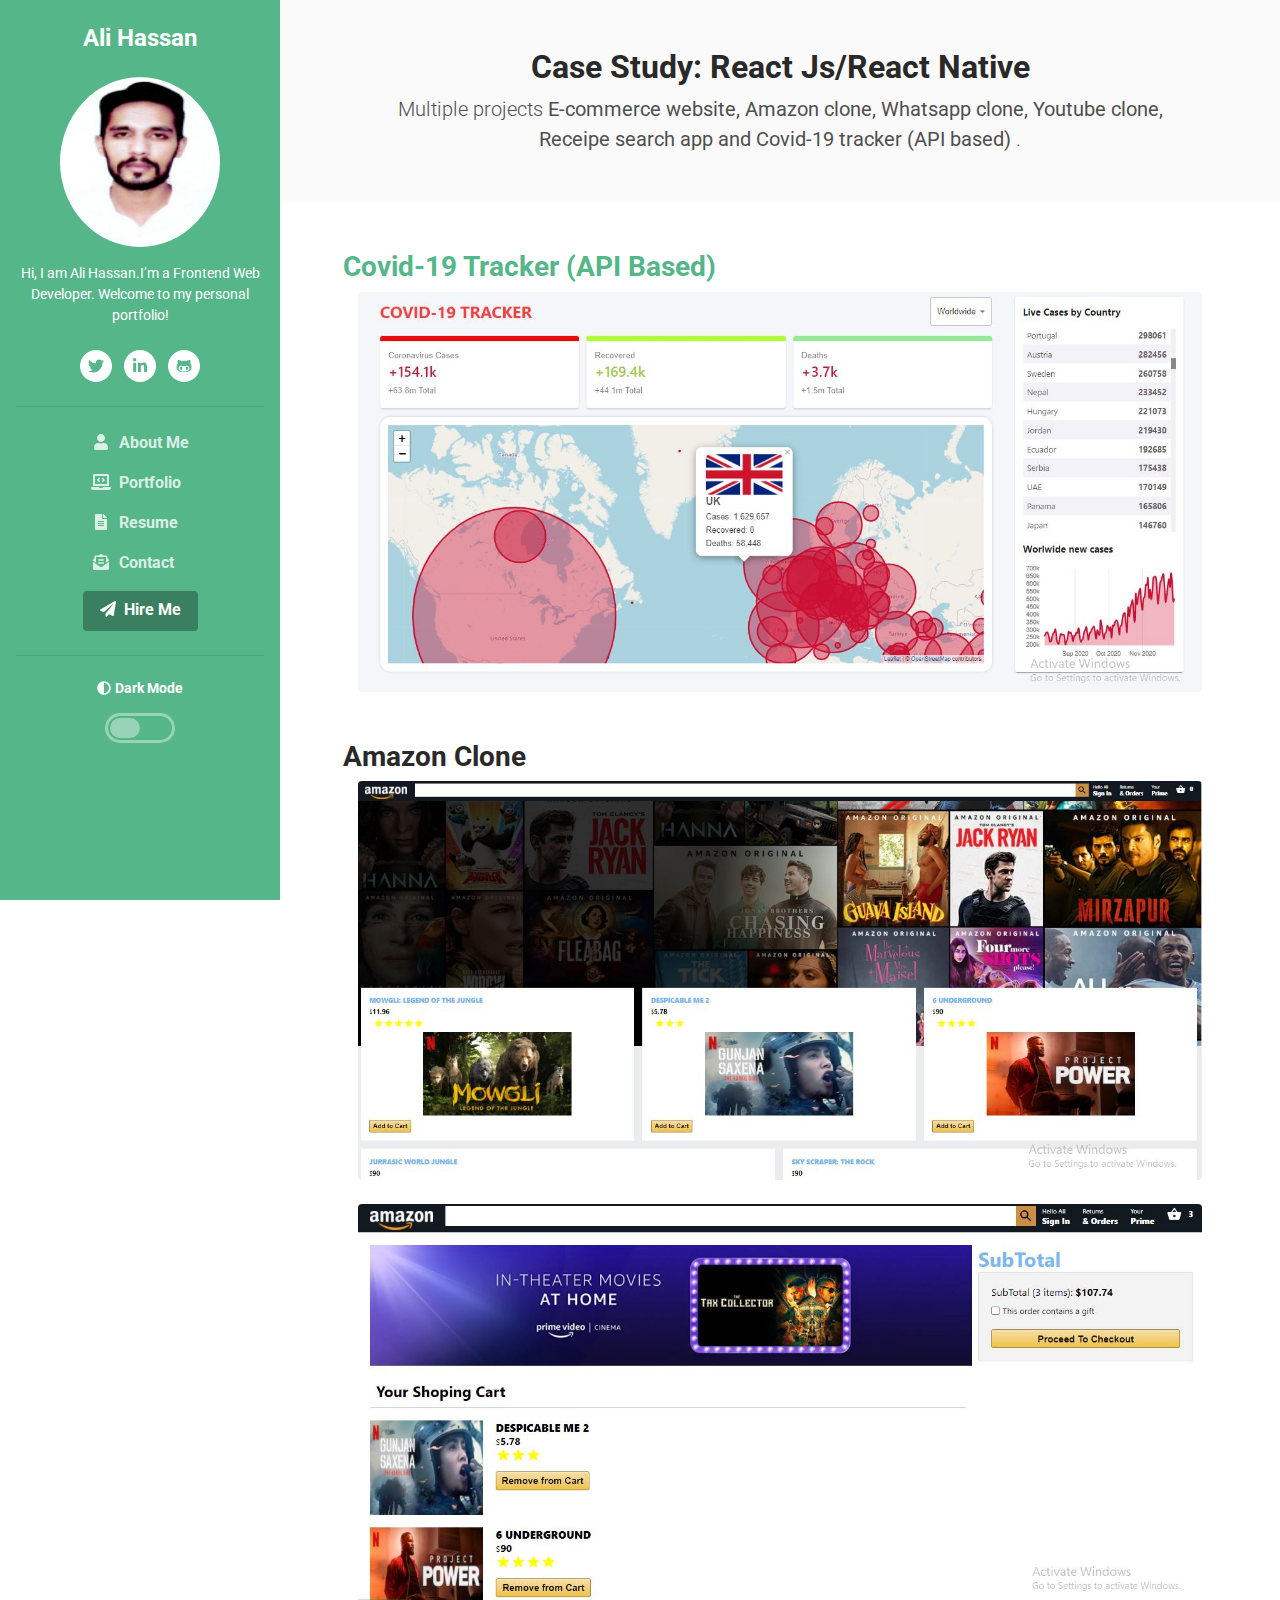
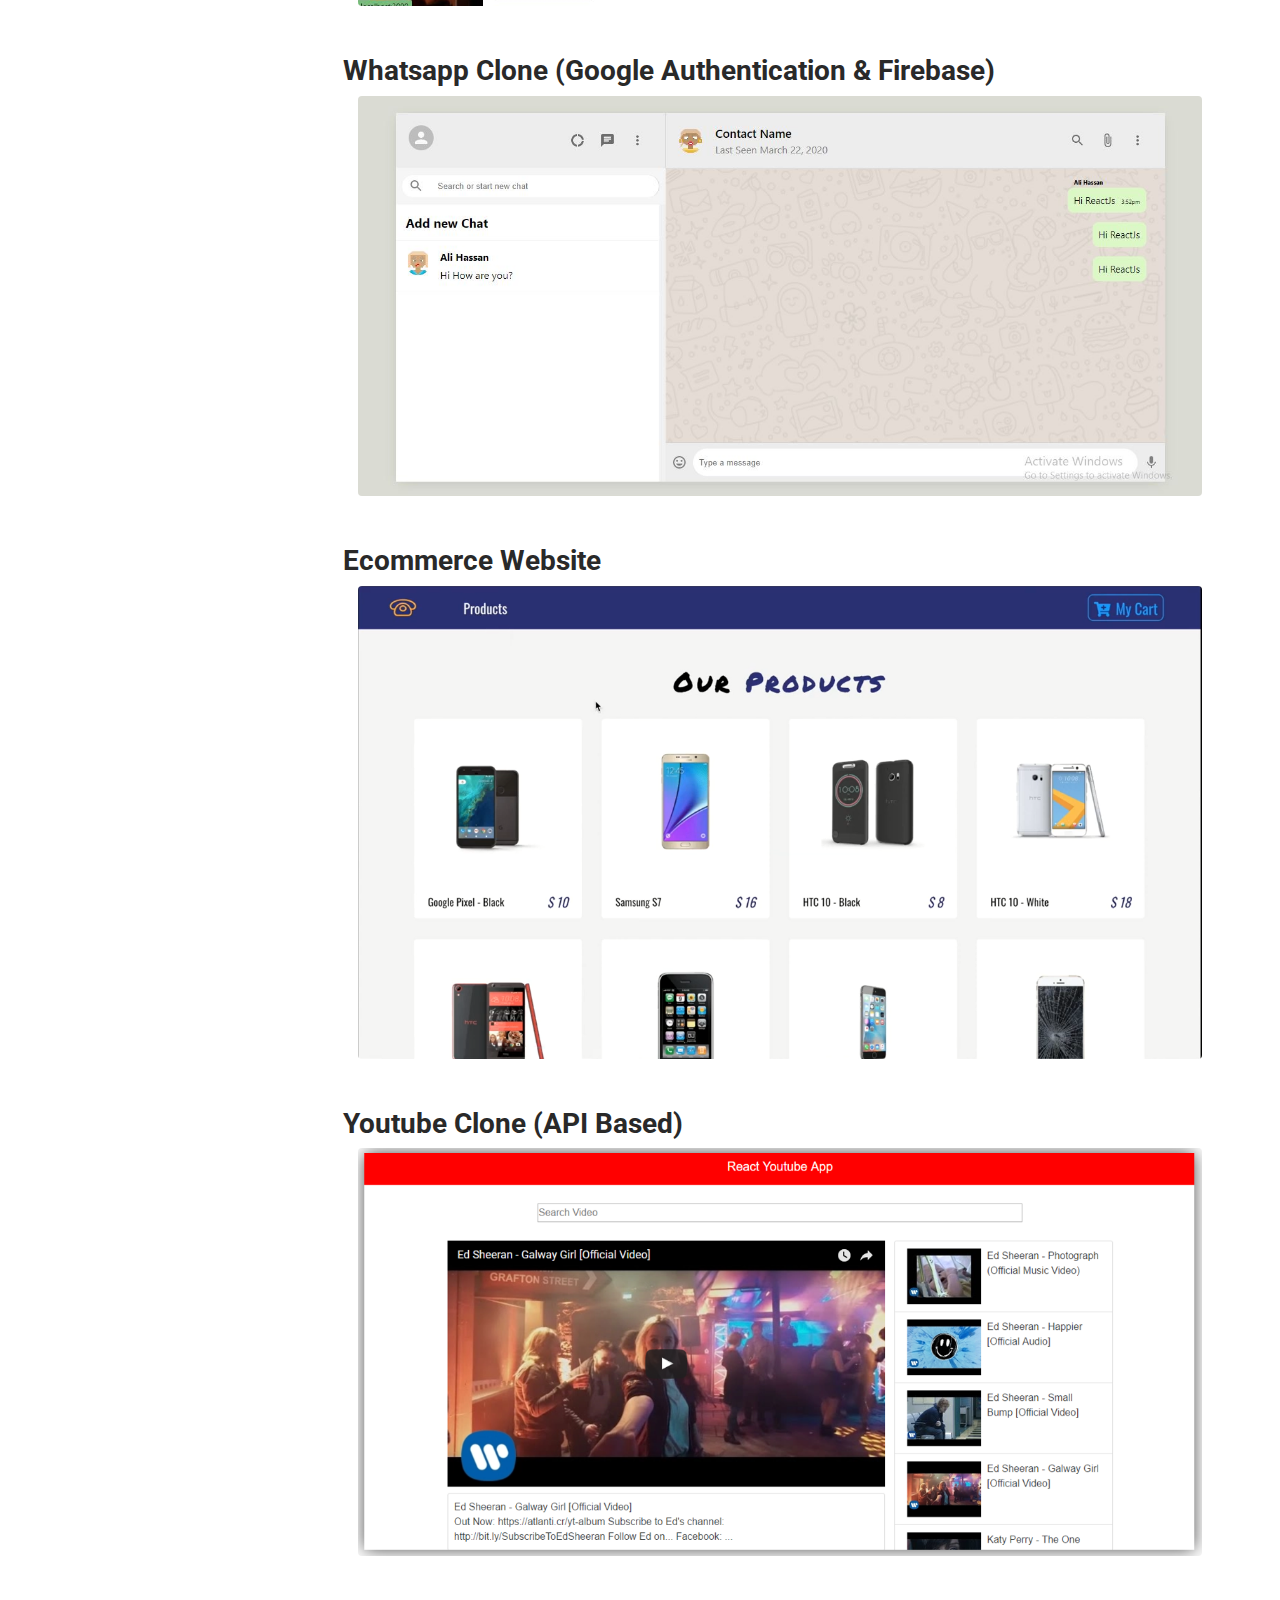
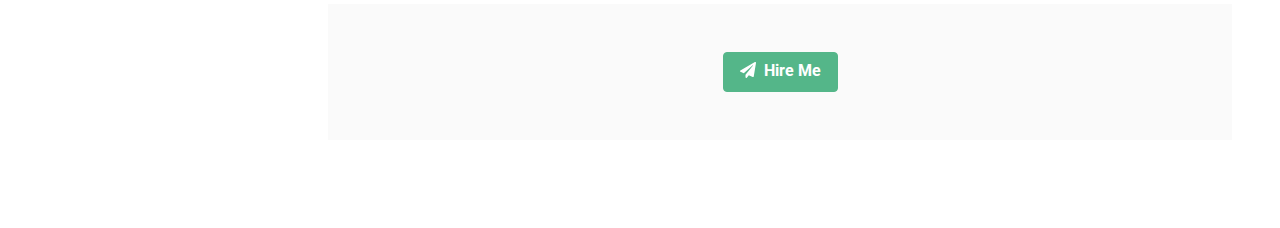
<file: react.html>
<!DOCTYPE html>
<html lang="en">

	<head>
		<title>Ali Hassan-Portfolio</title>
		<!-- Meta -->
		<meta charset="utf-8">
		<meta http-equiv="X-UA-Compatible" content="IE=edge">
		<meta name="viewport" content="width=device-width, initial-scale=1.0">
		<meta name="description" content="DevCard Bootstrap 4 Template">
		<meta name="author" content="Xiaoying Riley at 3rd Wave Media">
		<link rel="shortcut icon" href="favicon.png">
		<!-- Google Fonts -->
		<link href="https://fonts.googleapis.com/css?family=Roboto:300,400,500,700,900" rel="stylesheet">
		<!-- FontAwesome JS -->
		<script defer src="./js/all.js"></script>
		<!-- Theme CSS -->
		<link id="theme-style" rel="stylesheet" href="./css/theme.css">
	</head>

	<body>
		<header class="header text-center">
			<div class="force-overflow">
				<h1 class="blog-name pt-lg-4 mb-0"><a href="index.html">Ali Hassan</a></h1>
				<nav class="navbar navbar-expand-lg navbar-dark">
					<button class="navbar-toggler" type="button" data-toggle="collapse" data-target="#navigation"
						aria-controls="navigation" aria-expanded="false" aria-label="Toggle navigation">
						<span class="navbar-toggler-icon"></span>
					</button>
					<div id="navigation" class="collapse navbar-collapse flex-column">
						<div class="profile-section pt-3 pt-lg-0">
							<img class="profile-image mb-3 rounded-circle mx-auto" src="./Images/me.png" alt="image">
							<div class="bio mb-3">Hi, I am Ali Hassan.I’m a Frontend Web Developer. Welcome to my
								personal portfolio!</div>
							<!--//bio-->
							<ul class="social-list list-inline py-2 mx-auto">
								<li class="list-inline-item"><a href="https://twitter.com/AliHass80644189"
										target="_blank"><i class="fab fa-twitter fa-fw"></i></a></li>
								<li class="list-inline-item"><a href="https://www.linkedin.com/in/ali-hassan-0475aa199/"
										target="_blank"><i class="fab fa-linkedin-in fa-fw"></i></a></li>
								<li class="list-inline-item"><a href="https://github.com/iamali123" target="_blank"><i
											class="fab fa-github-alt fa-fw"></i></a></li>
							</ul>
							<!--//social-list-->
							<hr>
						</div>
						<!--//profile-section-->
						<ul class="navbar-nav flex-column text-left">
							<li class="nav-item ">
								<a class="nav-link" href="index.html"><i class="fas fa-user fa-fw mr-2"></i>About
									Me<span class="sr-only">(current)</span></a>
							</li>
							<li class="nav-item">
								<a class="nav-link" href="portfolio.html"><i
										class="fas fa-laptop-code fa-fw mr-2"></i>Portfolio</a>
							</li>
							<li class="nav-item">
								<a class="nav-link" href="resume.html"><i
										class="fas fa-file-alt fa-fw mr-2"></i>Resume</a>
							</li>
							<li class="nav-item">
								<a class="nav-link" href="contact.html"><i
										class="fas fa-envelope-open-text fa-fw mr-2"></i>Contact</a>
							</li>
						</ul>
						<div class="my-2">
							<a class="btn btn-primary" href="contact.html" target="_blank"><i
									class="fas fa-paper-plane mr-2"></i>Hire Me</a>
						</div>
						<div class="dark-mode-toggle text-center w-100">
							<hr class="mb-4">
							<h4 class="toggle-name mb-3 "><i class="fas fa-adjust mr-1"></i>Dark Mode</h4>
							<input class="toggle" id="darkmode" type="checkbox">
							<label class="toggle-btn mx-auto mb-0" for="darkmode"></label>
						</div>
						<!--//dark-mode-toggle-->
					</div>
				</nav>
			</div>
			<!--//force-overflow-->
		</header>
		<div class="main-wrapper">
			<section class="cta-section theme-bg-light py-5">
				<div class="container single-col-max-width">
					<h2 class="heading text-center">Case Study: React Js/React Native</h2>
					<div class="project-intro text-center">
						<p class="mb-0 lead">Multiple projects <b>E-commerce website, Amazon clone, Whatsapp clone,
								Youtube clone, Receipe search app and Covid-19 tracker (API based)</b> .</p>
					</div>
				</div>
				<!--//container-->
			</section>
			<section class="project px-3 py-5 p-md-5">
				<div class="container">
					<div class="project-section mb-5">
						<h3 class="project-section-title"><a href="https://clone-c2c6e.web.app/" target="_blank">Covid-19 Tracker (API Based)</a></h3>
						<div class="col-12  mb-3">
							<img class="img-fluid rounded" src="./Images/covid.JPG" alt="image">
						</div>
					</div>
					<!--//project-section-->
					<div class="project-section mb-5">
						<h3 class="project-section-title">Amazon Clone</h3>
						<div class="col-12  mb-3">
							<img class="img-fluid rounded mb-4" src="./Images/amazon.JPG" alt="image">
							<img class="img-fluid rounded" src="./Images/amazon1.JPG" alt="image">
						</div>
					</div>
					<!--//project-section-->
					<div class="project-section mb-5">
						<h3 class="project-section-title">Whatsapp Clone (Google Authentication & Firebase)</h3>
						<div class="col-12  mb-3">
							<img class="img-fluid rounded" src="./Images/whatsapp.JPG" alt="image">
						</div>
					</div>
					<!--//project-section-->
					<div class="project-section mb-5">
						<h3 class="project-section-title">Ecommerce Website</h3>
						<div class="col-12  mb-3">
							<img class="img-fluid rounded" src="./Images/ecommerce.png" alt="image">
						</div>
					</div>
					<!--//project-section-->
					<div class="project-section mb-5">
						<h3 class="project-section-title">Youtube Clone (API Based)</h3>
						<div class="col-12  mb-3">
							<img class="img-fluid rounded" src="./Images/screenshot.png" alt="image">
						</div>
					</div>
					<!--//project-section-->
				</div>
				<section class="promo-section theme-bg-light py-5 text-center">
					<div class="container single-col-max-width">
						<div class="text-center"><a class="btn btn-primary" href="contact.html" target="_blank"><i
									class="fas fa-paper-plane mr-2"></i>Hire Me</a></div>
					</div>
					<!--//container-->
				</section>
				<!--//promo-section-->
		</div>
		</section>
		</div>
		<!--//main-wrapper-->
		<!-- Javascript -->
		<script src="./js/jquery.js"></script>
		<script src="./js/proper.js"></script>
		<script src="./js/bootstrap.js"></script>
		<!-- Dark Mode -->
		<script src="./js/cookie.js"></script>
		<script src="./js/dark.js"></script>
		<!-- Style Switcher (REMOVE ON YOUR PRODUCTION SITE) -->
		<script src="./js/switcher.js"></script>
	</body>

</html>
</file>
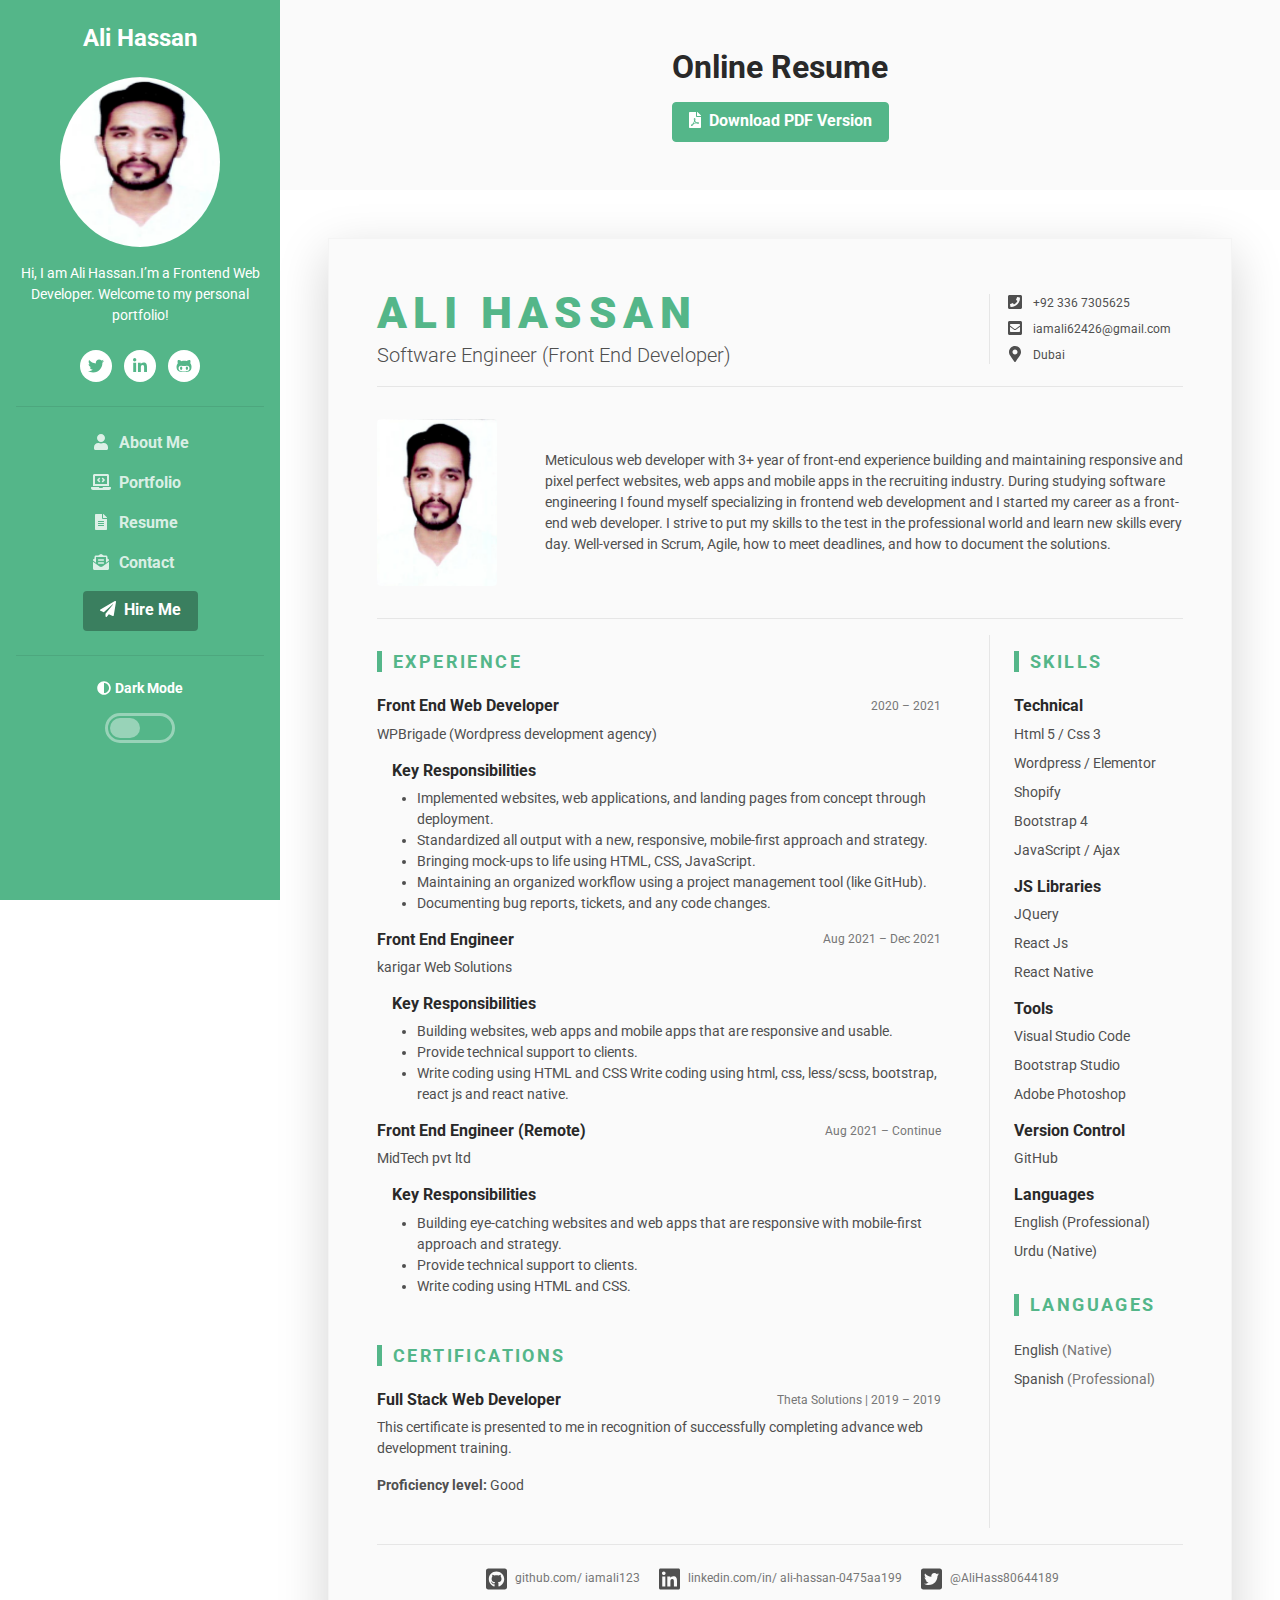
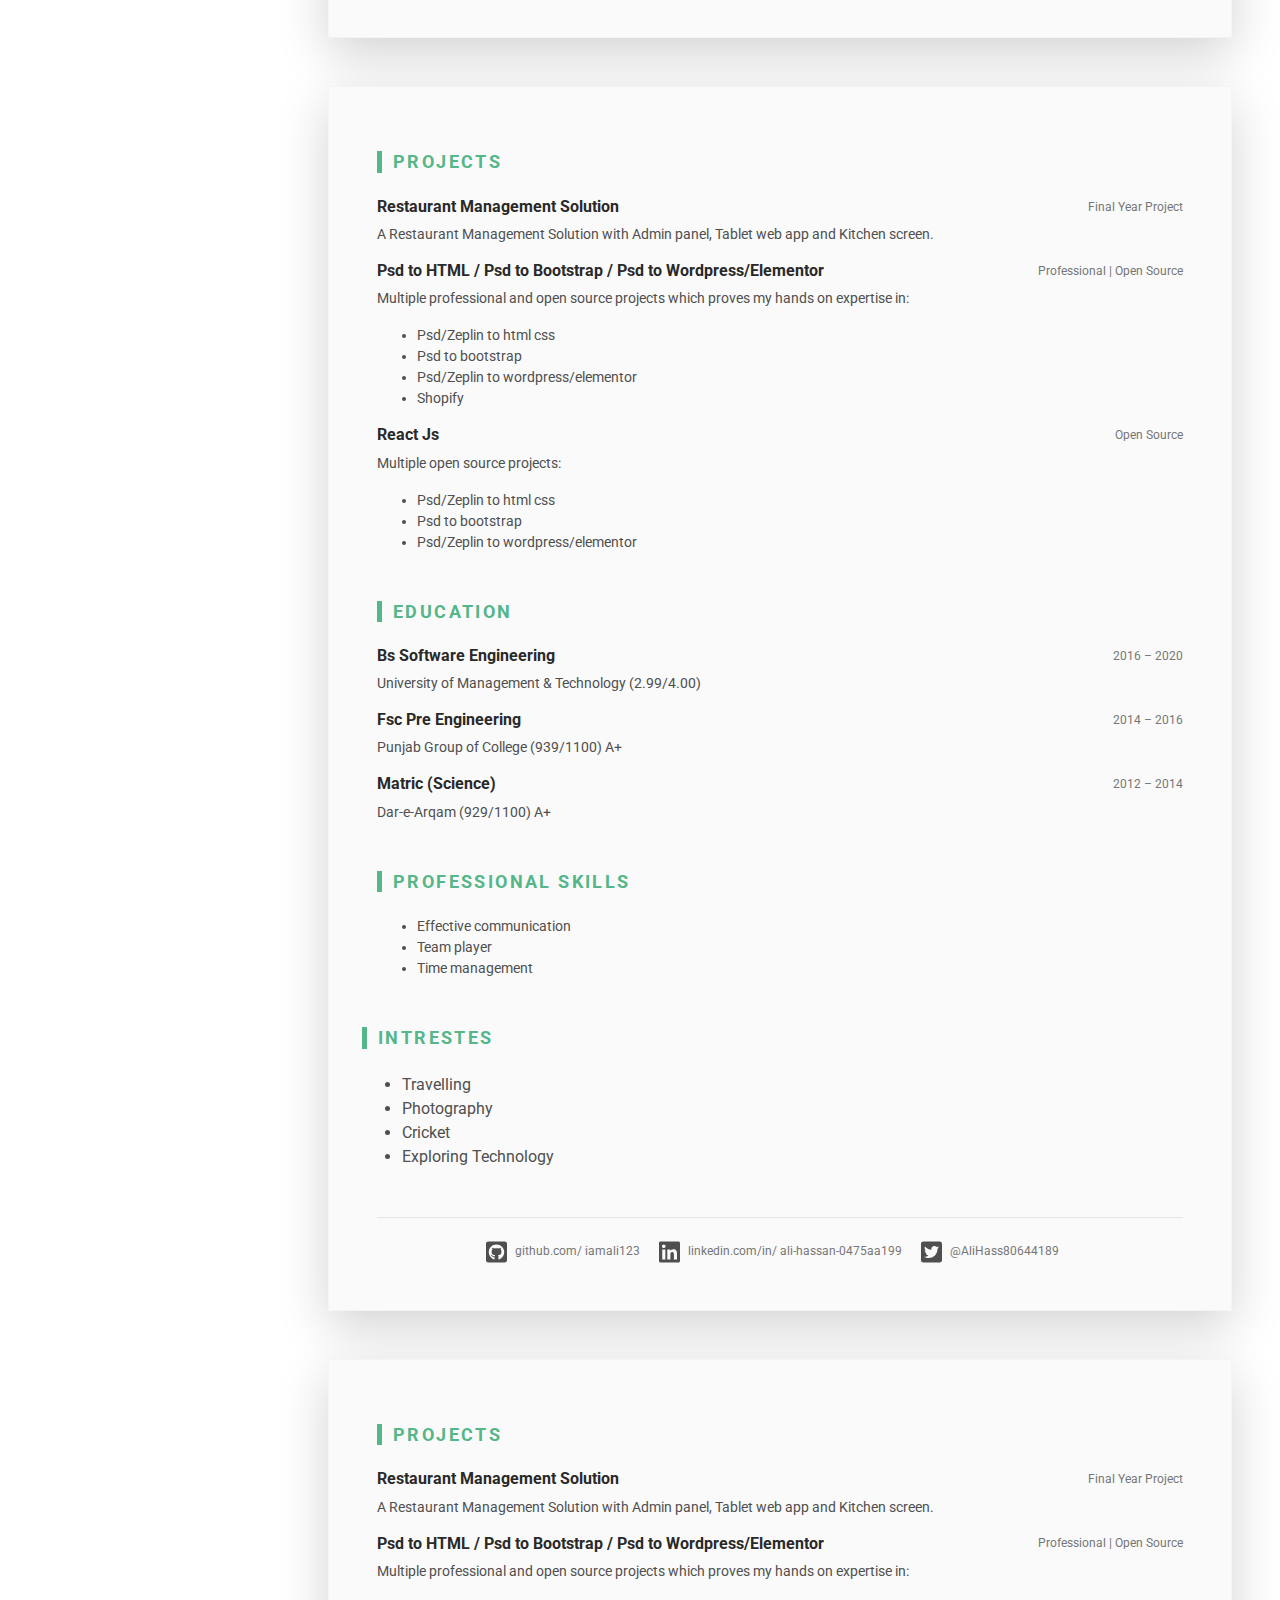
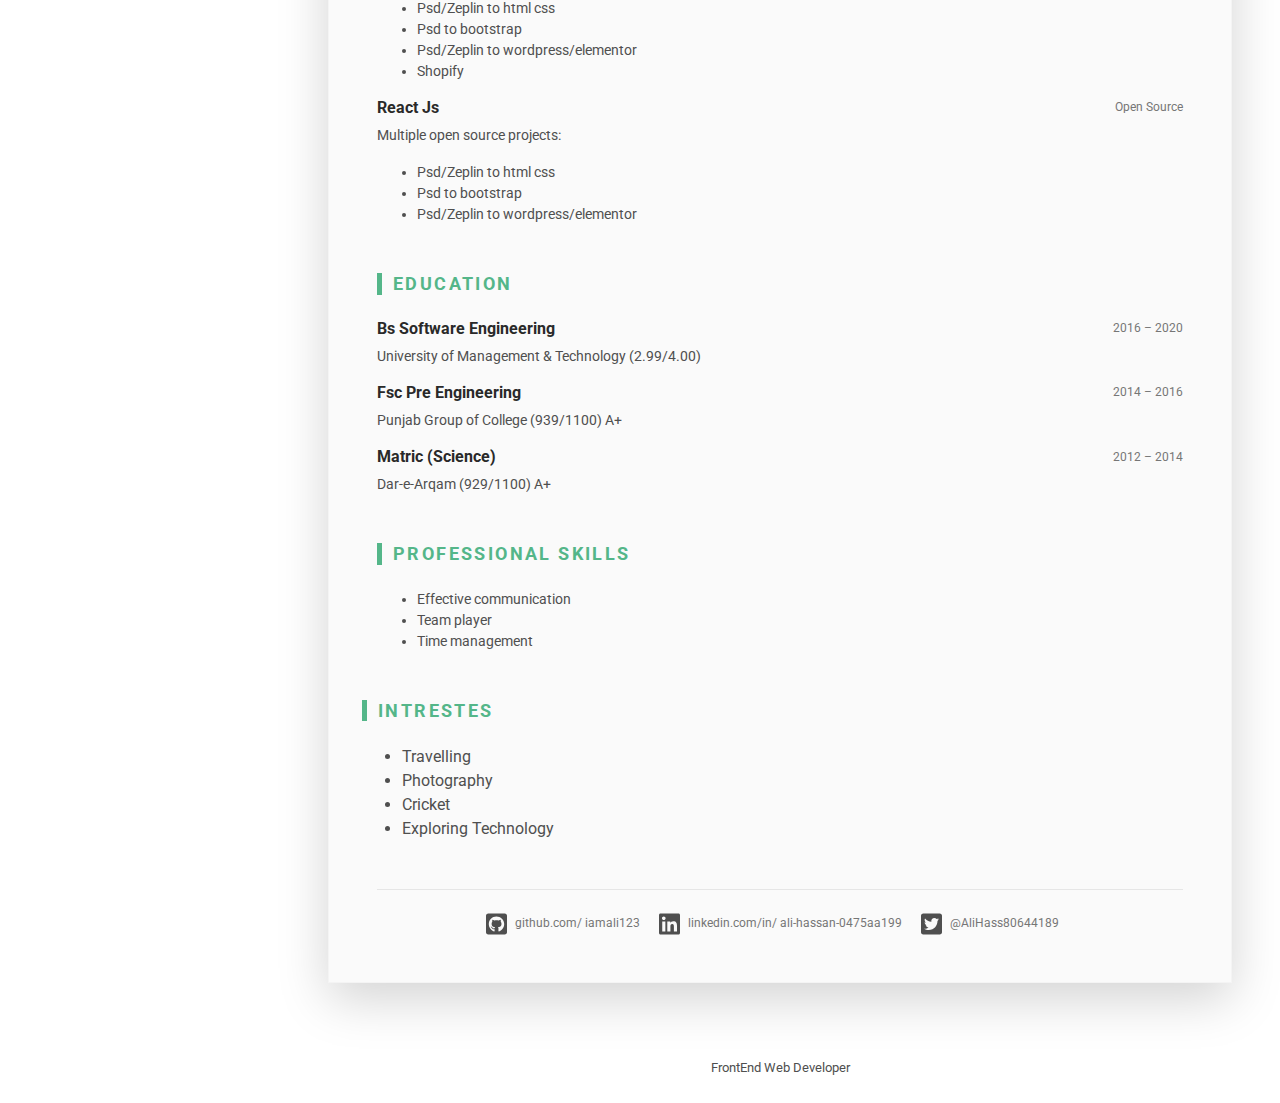
<file: resume.html>
<!DOCTYPE html>
<html lang="en">

	<head>
		<title>Ali Hassan-Portfolio</title>
		<!-- Meta -->
		<meta charset="utf-8">
		<meta http-equiv="X-UA-Compatible" content="IE=edge">
		<meta name="viewport" content="width=device-width, initial-scale=1.0">
		<meta name="description" content="DevCard Bootstrap 4 Template">
		<meta name="author" content="Xiaoying Riley at 3rd Wave Media">
		<link rel="shortcut icon" href="favicon.png">
		<!-- Google Fonts -->
		<link href="https://fonts.googleapis.com/css?family=Roboto:300,400,500,700,900" rel="stylesheet">
		<!-- FontAwesome JS -->
		<script defer src="./js/all.js"></script>
		<!-- Theme CSS -->
		<link id="theme-style" rel="stylesheet" href="./css/theme.css">
	</head>

	<body>
		<header class="header text-center">
			<div class="force-overflow">
				<h1 class="blog-name pt-lg-4 mb-0"><a href="index.html">Ali Hassan</a></h1>
				<nav class="navbar navbar-expand-lg navbar-dark">
					<button class="navbar-toggler" type="button" data-toggle="collapse" data-target="#navigation"
						aria-controls="navigation" aria-expanded="false" aria-label="Toggle navigation">
						<span class="navbar-toggler-icon"></span>
					</button>
					<div id="navigation" class="collapse navbar-collapse flex-column">
						<div class="profile-section pt-3 pt-lg-0">
							<img class="profile-image mb-3 rounded-circle mx-auto" src="./Images/me.png" alt="image">
							<div class="bio mb-3">Hi, I am Ali Hassan.I’m a Frontend Web Developer. Welcome to my
								personal portfolio!</div>
							<!--//bio-->
							<ul class="social-list list-inline py-2 mx-auto">
								<li class="list-inline-item"><a href="https://twitter.com/AliHass80644189"
										target="_blank"><i class="fab fa-twitter fa-fw"></i></a></li>
								<li class="list-inline-item"><a href="https://www.linkedin.com/in/ali-hassan-0475aa199"
										target="_blank"><i class="fab fa-linkedin-in fa-fw"></i></a></li>
								<li class="list-inline-item"><a href="https://github.com/iamali123" target="_blank"><i
											class="fab fa-github-alt fa-fw"></i></a></li>
							</ul>
							<!--//social-list-->
							<hr>
						</div>
						<!--//profile-section-->
						<ul class="navbar-nav flex-column text-left">
							<li class="nav-item ">
								<a class="nav-link" href="index.html"><i class="fas fa-user fa-fw mr-2"></i>About
									Me<span class="sr-only">(current)</span></a>
							</li>
							<li class="nav-item">
								<a class="nav-link" href="portfolio.html"><i
										class="fas fa-laptop-code fa-fw mr-2"></i>Portfolio</a>
							</li>
							<li class="nav-item">
								<a class="nav-link" href="resume.html"><i
										class="fas fa-file-alt fa-fw mr-2"></i>Resume</a>
							</li>
							<li class="nav-item">
								<a class="nav-link" href="contact.html"><i
										class="fas fa-envelope-open-text fa-fw mr-2"></i>Contact</a>
							</li>
						</ul>
						<div class="my-2">
							<a class="btn btn-primary" href="contact.html" target="_blank"><i
									class="fas fa-paper-plane mr-2"></i>Hire Me</a>
						</div>
						<div class="dark-mode-toggle text-center w-100">
							<hr class="mb-4">
							<h4 class="toggle-name mb-3 "><i class="fas fa-adjust mr-1"></i>Dark Mode</h4>
							<input class="toggle" id="darkmode" type="checkbox">
							<label class="toggle-btn mx-auto mb-0" for="darkmode"></label>
						</div>
						<!--//dark-mode-toggle-->
					</div>
				</nav>
			</div>
			<!--//force-overflow-->
		</header>
		<div class="main-wrapper">
			<section class="cta-section theme-bg-light py-5">
				<div class="container text-center single-col-max-width">
					<h2 class="heading mb-3">Online Resume</h2>
					<a class="btn btn-primary"
						href="AliHassan.pdf"
						target="_blank"><i class="fas fa-file-pdf mr-2"></i>Download PDF Version</a>
				</div>
				<!--//container-->
			</section>
			<div class="container px-3 px-lg-5">
				<article class="resume-wrapper mx-auto theme-bg-light p-5 mb-5 my-5 shadow-lg">
					<div class="resume-header">
						<div class="row align-items-center">
							<div class="resume-title col-12 col-md-6 col-lg-8 col-xl-9">
								<h2 class="resume-name mb-0 text-uppercase">Ali Hassan</h2>
								<div class="resume-tagline mb-3 mb-md-0">Software Engineer (Front End Developer)</div>
							</div>
							<!--//resume-title-->
							<div class="resume-contact col-12 col-md-6 col-lg-4 col-xl-3">
								<ul class="list-unstyled mb-0">
									<li class="mb-2"><i class="fas fa-phone-square fa-fw fa-lg mr-2 "></i><a
											class="resume-link" href="tel:+923367305625">+92 336 7305625</a></li>
									<li class="mb-2"><i class="fas fa-envelope-square fa-fw fa-lg mr-2"></i><a
											class="resume-link"
											href="mailto:iamali62426@gmail.com">iamali62426@gmail.com</a></li>
									<li class="mb-0"><i class="fas fa-map-marker-alt fa-fw fa-lg mr-2"></i>Dubai</li>
								</ul>
							</div>
							<!--//resume-contact-->
						</div>
						<!--//row-->
					</div>
					<!--//resume-header-->
					<hr>
					<div class="resume-intro py-3">
						<div class="media flex-column flex-md-row align-items-center">
							<img class="resume-profile-image mb-3 mb-md-0 mr-md-5 ml-md-0 rounded mx-auto"
								src="./Images/me.png" alt="image">
							<div class="media-body text-left">
								<p class="mb-0">Meticulous web developer with 3+ year of front-end experience building and maintaining responsive and pixel perfect websites, web apps and mobile apps in the recruiting industry. During studying software engineering I found myself specializing in frontend web development and I started my career as a front-end web developer. I strive to put my skills to the test in the professional world and learn new skills every day. Well-versed in Scrum, Agile, how to meet deadlines, and how to document the solutions.</p>
							</div>
							<!--//media-body-->
						</div>
					</div>
					<!--//resume-intro-->
					<hr>
					<div class="resume-body">
						<div class="row">
							<div class="resume-main col-12 col-lg-8 col-xl-9 pr-0 pr-lg-5">
								<section class="work-section py-3">
									<h3 class="text-uppercase resume-section-heading mb-4">EXPERIENCE</h3>
									<div class="item mb-3">
										<div class="item-heading row align-items-center mb-2">
											<h4 class="item-title col-12 col-md-6 col-lg-8 mb-2 mb-md-0">Front End Web
												Developer</h4>
											<div
												class="item-meta col-12 col-md-6 col-lg-4 text-muted text-left text-md-right">
												2020 – 2021</div>
										</div>
										<div class="item-content">
											<p>WPBrigade (Wordpress development agency)</p>
											<h5 class="item-title col-12 col-md-6 col-lg-8 mb-2 mb-2">Key
												Responsibilities </h5>
											<ul>
												<li>Implemented websites, web applications, and landing pages from
													concept through deployment.</li>
												<li>Standardized all output with a new, responsive, mobile-first
													approach and strategy.</li>
												<li>Bringing mock-ups to life using HTML, CSS, JavaScript.</li>
												<li>Maintaining an organized workflow using a project management tool
													(like GitHub).</li>
												<li>Documenting bug reports, tickets, and any code changes.</li>
											</ul>
										</div>
									</div>
																		<!--//item-->
																		<div class="item mb-3">
																			<div class="item-heading row align-items-center mb-2">
																				<h4 class="item-title col-12 col-md-6 col-lg-8 mb-2 mb-md-0">Front End Engineer</h4>
																				<div
																					class="item-meta col-12 col-md-6 col-lg-4 text-muted text-left text-md-right">
																				Aug	2021 – Dec 2021</div>
																			</div>
																			<div class="item-content">
																				<p>karigar Web Solutions</p>
																				<h5 class="item-title col-12 col-md-6 col-lg-8 mb-2 mb-2">Key
																					Responsibilities </h5>
																				<ul>
																					<li>Building websites, web apps and mobile apps that are responsive and 
																						usable.</li>
																					<li>Provide technical support to clients.</li>
																					<li>Write coding using HTML and CSS Write coding using html, css, less/scss, 
																						bootstrap, react js and react native.</li>
																				</ul>
																			</div>
																		</div>
									<!--//item-->
									<div class="item mb-3">
										<div class="item-heading row align-items-center mb-2">
											<h4 class="item-title col-12 col-md-6 col-lg-8 mb-2 mb-md-0">Front End Engineer (Remote)</h4>
											<div
												class="item-meta col-12 col-md-6 col-lg-4 text-muted text-left text-md-right">
												Aug 2021 – Continue</div>
										</div>
										<div class="item-content">
											<p>MidTech pvt ltd											</p>
											<h5 class="item-title col-12 col-md-6 col-lg-8 mb-2 mb-2">Key
												Responsibilities </h5>
											<ul>
												<li>Building eye-catching websites and web apps that are responsive with
													mobile-first approach and strategy.
													</li>
												<li>Provide technical support to clients.</li>
												<li>Write coding using HTML and CSS.</li>
											</ul>
										</div>
									</div>
									<!--//item-->
									<!--//item-->
								</section>
								<!--//work-section-->
								<section class="project-section py-3">
									<h3 class="text-uppercase resume-section-heading mb-4">Certifications</h3>
									<div class="item mb-3">
										<div class="item-heading row align-items-center mb-2">
											<h4 class="item-title col-12 col-md-6 col-lg-8 mb-2 mb-md-0">Full Stack Web
												Developer</h4>
											<div
												class="item-meta col-12 col-md-6 col-lg-4 text-muted text-left text-md-right">
												Theta Solutions | 2019 – 2019</div>
										</div>
										<div class="item-content">
											<p>This certificate is presented to me in recognition of successfully
												completing advance web development training.</p>
											<p><strong> Proficiency level:</strong> Good</p>
										</div>
									</div>
								</section>
							</div>
							<!--//resume-main-->
							<aside class="resume-aside col-12 col-lg-4 col-xl-3 px-lg-4 pb-lg-4">
								<section class="skills-section py-3">
									<h3 class="text-uppercase resume-section-heading mb-4">Skills</h3>
									<div class="item">
										<h4 class="item-title">Technical</h4>
										<ul class="list-unstyled resume-skills-list">
											<li class="mb-2">Html 5 / Css 3 </li>
											<li class="mb-2">Wordpress / Elementor</li>
											<li class="mb-2">Shopify</li>
											<li class="mb-2">Bootstrap 4</li>
											<li class="mb-2">JavaScript / Ajax</li>
										</ul>
										<h4 class="item-title">JS Libraries</h4>
										<ul class="list-unstyled resume-skills-list">
											<li class="mb-2">JQuery</li>
											<li class="mb-2">React Js</li>
											<li class="mb-2">React Native</li>
										</ul>
										<h4 class="item-title">Tools</h4>
										<ul class="list-unstyled resume-skills-list">
											<li class="mb-2">Visual Studio Code</li>
											<li class="mb-2">Bootstrap Studio</li>
											<li class="mb-2">Adobe Photoshop</li>
										</ul>
										<h4 class="item-title">Version Control</h4>
										<ul class="list-unstyled resume-skills-list">
											<li class="mb-2">GitHub</li>
										</ul>
									</div>
									<!--//item-->
									<div class="item">
										<h4 class="item-title">Languages</h4>
										<ul class="list-unstyled resume-skills-list">
											<li class="mb-2">English (Professional)</li>
											<li class="mb-2">Urdu (Native)</li>
										</ul>
									</div>
									<!--//item-->
								</section>
								<!--//skills-section-->
								<h3 class="text-uppercase resume-section-heading mb-4">Languages</h3>
								<ul class="list-unstyled resume-lang-list">
									<li class="mb-2">English <span class="text-muted">(Native)</span></li>
									<li>Spanish <span class="text-muted">(Professional)</span></li>
								</ul>
								</section>
							</aside>
							<!--//resume-aside-->
						</div>
						<!--//row-->
					</div>
					<!--//resume-body-->
					<hr>
					<div class="resume-footer text-center">
						<ul class="resume-social-list list-inline mx-auto mb-0 d-inline-block text-muted">
							<li class="list-inline-item mb-lg-0 mr-3"><a class="resume-link"
									href="https://github.com/iamali123"><i class="fab fa-github-square fa-2x mr-2"
										data-fa-transform="down-4"></i><span
										class="d-none d-lg-inline-block text-muted">github.com/ iamali123</span></a>
							</li>
							<li class="list-inline-item mb-lg-0 mr-3"><a class="resume-link"
									href="https://www.linkedin.com/in/ali-hassan-0475aa199/"><i
										class="fab fa-linkedin fa-2x mr-2" data-fa-transform="down-4"></i><span
										class="d-none d-lg-inline-block text-muted">linkedin.com/in/
										ali-hassan-0475aa199</span></a></li>
							<li class="list-inline-item mb-lg-0 mr-lg-3"><a class="resume-link"
									href="https://twitter.com/AliHass80644189"><i
										class="fab fa-twitter-square fa-2x mr-2" data-fa-transform="down-4"></i><span
										class="d-none d-lg-inline-block text-muted">@AliHass80644189</span></a></li>
						</ul>
					</div>
					<!--//resume-footer-->
				</article>
				<article class="resume-wrapper mx-auto theme-bg-light p-5 mb-5 my-5 shadow-lg">
					<div class="resume-body">
						<div class="row">
							<div class="resume-main col-12">
								<section class="work-section py-3">
									<h3 class="text-uppercase resume-section-heading mb-4">PROJECTS</h3>
									<div class="item mb-3">
										<div class="item-heading row align-items-center mb-2">
											<h4 class="item-title col-12 col-md-6 col-lg-8 mb-2 mb-md-0">Restaurant
												Management Solution</h4>
											<div
												class="item-meta col-12 col-md-6 col-lg-4 text-muted text-left text-md-right">
												Final Year Project</div>
										</div>
										<div class="item-content">
											<p>A Restaurant Management Solution with Admin panel, Tablet web app and
												Kitchen screen.</p>
										</div>
									</div>
									<!--//item-->
									<div class="item mb-3">
										<div class="item-heading row align-items-center mb-2">
											<h4 class="item-title col-12 col-md-6 col-lg-8 mb-2 mb-md-0">Psd to HTML /
												Psd to Bootstrap / Psd to Wordpress/Elementor</h4>
											<div
												class="item-meta col-12 col-md-6 col-lg-4 text-muted text-left text-md-right">
												Professional | Open Source</div>
										</div>
										<div class="item-content">
											<p>Multiple professional and open source projects which proves my hands on
												expertise in:</p>
											<ul>
												<li>Psd/Zeplin to html css</li>
												<li>Psd to bootstrap</li>
												<li>Psd/Zeplin to wordpress/elementor</li>
												<li>Shopify</li>
											</ul>
										</div>
									</div>
									<!--//item-->
									<div class="item mb-3">
										<div class="item-heading row align-items-center mb-2">
											<h4 class="item-title col-12 col-md-6 col-lg-8 mb-2 mb-md-0">React Js</h4>
											<div
												class="item-meta col-12 col-md-6 col-lg-4 text-muted text-left text-md-right">
												Open Source</div>
										</div>
										<div class="item-content">
											<p>Multiple open source projects:</p>
											<ul>
												<li>Psd/Zeplin to html css</li>
												<li>Psd to bootstrap</li>
												<li>Psd/Zeplin to wordpress/elementor</li>
											</ul>
										</div>
									</div>
									<!--//item-->
								</section>
								<!--//work-section-->
								<section class="project-section py-3">
									<h3 class="text-uppercase resume-section-heading mb-4">EDUCATION</h3>
									<div class="item mb-3">
										<div class="item-heading row align-items-center mb-2">
											<h4 class="item-title col-12 col-md-6 col-lg-8 mb-2 mb-md-0">Bs Software
												Engineering</h4>
											<div
												class="item-meta col-12 col-md-6 col-lg-4 text-muted text-left text-md-right">
												2016 – 2020</div>
										</div>
										<div class="item-content">
											<p>University of Management & Technology (2.99/4.00)</p>
										</div>
									</div>
									<div class="item mb-3">
										<div class="item-heading row align-items-center mb-2">
											<h4 class="item-title col-12 col-md-6 col-lg-8 mb-2 mb-md-0">Fsc Pre
												Engineering</h4>
											<div
												class="item-meta col-12 col-md-6 col-lg-4 text-muted text-left text-md-right">
												2014 – 2016</div>
										</div>
										<div class="item-content">
											<p>Punjab Group of College (939/1100) A+</p>
										</div>
									</div>
									<div class="item mb-3">
										<div class="item-heading row align-items-center mb-2">
											<h4 class="item-title col-12 col-md-6 col-lg-8 mb-2 mb-md-0">Matric
												(Science)</h4>
											<div
												class="item-meta col-12 col-md-6 col-lg-4 text-muted text-left text-md-right">
												2012 – 2014</div>
										</div>
										<div class="item-content">
											<p>Dar-e-Arqam (929/1100) A+</p>
										</div>
									</div>
								</section>
								<section class="project-section py-3">
									<h3 class="text-uppercase resume-section-heading mb-4">PROFESSIONAL SKILLS</h3>
									<div class="item mb-3"></div>
									<div class="item-content">
										<ul>
											<li> Effective communication</li>
											<li> Team player</li>
											<li> Time management</li>
										</ul>
									</div>
							</div>
							</section>
							<section class="project-section py-3">
								<h3 class="text-uppercase resume-section-heading mb-4">INTRESTES</h3>
								<div class="item mb-3"></div>
								<div class="item-content">
									<ul>
										<li>Travelling</li>
										<li> Photography</li>
										<li> Cricket</li>
										<li>Exploring Technology</li>
									</ul>
								</div>
						</div>
						</section>
					</div>
					<!--//resume-body-->
					<hr>
					<div class="resume-footer text-center">
						<ul class="resume-social-list list-inline mx-auto mb-0 d-inline-block text-muted">
							<li class="list-inline-item mb-lg-0 mr-3"><a class="resume-link"
									href="https://github.com/iamali123"><i class="fab fa-github-square fa-2x mr-2"
										data-fa-transform="down-4"></i><span
										class="d-none d-lg-inline-block text-muted">github.com/ iamali123</span></a>
							</li>
							<li class="list-inline-item mb-lg-0 mr-3"><a class="resume-link"
									href="https://www.linkedin.com/in/ali-hassan-0475aa199/"><i
										class="fab fa-linkedin fa-2x mr-2" data-fa-transform="down-4"></i><span
										class="d-none d-lg-inline-block text-muted">linkedin.com/in/
										ali-hassan-0475aa199</span></a></li>
							<li class="list-inline-item mb-lg-0 mr-lg-3"><a class="resume-link"
									href="https://twitter.com/AliHass80644189"><i
										class="fab fa-twitter-square fa-2x mr-2" data-fa-transform="down-4"></i><span
										class="d-none d-lg-inline-block text-muted">@AliHass80644189</span></a></li>
						</ul>
					</div>
					<!--//resume-footer-->
				</article>
				<article class="resume-wrapper mx-auto theme-bg-light p-5 mb-5 my-5 shadow-lg">
					<div class="resume-body">
						<div class="row">
							<div class="resume-main col-12">
								<section class="work-section py-3">
									<h3 class="text-uppercase resume-section-heading mb-4">PROJECTS</h3>
									<div class="item mb-3">
										<div class="item-heading row align-items-center mb-2">
											<h4 class="item-title col-12 col-md-6 col-lg-8 mb-2 mb-md-0">Restaurant
												Management Solution</h4>
											<div
												class="item-meta col-12 col-md-6 col-lg-4 text-muted text-left text-md-right">
												Final Year Project</div>
										</div>
										<div class="item-content">
											<p>A Restaurant Management Solution with Admin panel, Tablet web app and
												Kitchen screen.</p>
										</div>
									</div>
									<!--//item-->
									<div class="item mb-3">
										<div class="item-heading row align-items-center mb-2">
											<h4 class="item-title col-12 col-md-6 col-lg-8 mb-2 mb-md-0">Psd to HTML /
												Psd to Bootstrap / Psd to Wordpress/Elementor</h4>
											<div
												class="item-meta col-12 col-md-6 col-lg-4 text-muted text-left text-md-right">
												Professional | Open Source</div>
										</div>
										<div class="item-content">
											<p>Multiple professional and open source projects which proves my hands on
												expertise in:</p>
											<ul>
												<li>Psd/Zeplin to html css</li>
												<li>Psd to bootstrap</li>
												<li>Psd/Zeplin to wordpress/elementor</li>
												<li>Shopify</li>
											</ul>
										</div>
									</div>
									<!--//item-->
									<div class="item mb-3">
										<div class="item-heading row align-items-center mb-2">
											<h4 class="item-title col-12 col-md-6 col-lg-8 mb-2 mb-md-0">React Js</h4>
											<div
												class="item-meta col-12 col-md-6 col-lg-4 text-muted text-left text-md-right">
												Open Source</div>
										</div>
										<div class="item-content">
											<p>Multiple open source projects:</p>
											<ul>
												<li>Psd/Zeplin to html css</li>
												<li>Psd to bootstrap</li>
												<li>Psd/Zeplin to wordpress/elementor</li>
											</ul>
										</div>
									</div>
									<!--//item-->
								</section>
								<!--//work-section-->
								<section class="project-section py-3">
									<h3 class="text-uppercase resume-section-heading mb-4">EDUCATION</h3>
									<div class="item mb-3">
										<div class="item-heading row align-items-center mb-2">
											<h4 class="item-title col-12 col-md-6 col-lg-8 mb-2 mb-md-0">Bs Software
												Engineering</h4>
											<div
												class="item-meta col-12 col-md-6 col-lg-4 text-muted text-left text-md-right">
												2016 – 2020</div>
										</div>
										<div class="item-content">
											<p>University of Management & Technology (2.99/4.00)</p>
										</div>
									</div>
									<div class="item mb-3">
										<div class="item-heading row align-items-center mb-2">
											<h4 class="item-title col-12 col-md-6 col-lg-8 mb-2 mb-md-0">Fsc Pre
												Engineering</h4>
											<div
												class="item-meta col-12 col-md-6 col-lg-4 text-muted text-left text-md-right">
												2014 – 2016</div>
										</div>
										<div class="item-content">
											<p>Punjab Group of College (939/1100) A+</p>
										</div>
									</div>
									<div class="item mb-3">
										<div class="item-heading row align-items-center mb-2">
											<h4 class="item-title col-12 col-md-6 col-lg-8 mb-2 mb-md-0">Matric
												(Science)</h4>
											<div
												class="item-meta col-12 col-md-6 col-lg-4 text-muted text-left text-md-right">
												2012 – 2014</div>
										</div>
										<div class="item-content">
											<p>Dar-e-Arqam (929/1100) A+</p>
										</div>
									</div>
								</section>
								<section class="project-section py-3">
									<h3 class="text-uppercase resume-section-heading mb-4">PROFESSIONAL SKILLS</h3>
									<div class="item mb-3"></div>
									<div class="item-content">
										<ul>
											<li> Effective communication</li>
											<li> Team player</li>
											<li> Time management</li>
										</ul>
									</div>
							</div>
							</section>
							<section class="project-section py-3">
								<h3 class="text-uppercase resume-section-heading mb-4">INTRESTES</h3>
								<div class="item mb-3"></div>
								<div class="item-content">
									<ul>
										<li>Travelling</li>
										<li> Photography</li>
										<li> Cricket</li>
										<li>Exploring Technology</li>
									</ul>
								</div>
						</div>
						</section>
					</div>
					<!--//resume-body-->
					<hr>
					<div class="resume-footer text-center">
						<ul class="resume-social-list list-inline mx-auto mb-0 d-inline-block text-muted">
							<li class="list-inline-item mb-lg-0 mr-3"><a class="resume-link"
									href="https://github.com/iamali123"><i class="fab fa-github-square fa-2x mr-2"
										data-fa-transform="down-4"></i><span
										class="d-none d-lg-inline-block text-muted">github.com/ iamali123</span></a>
							</li>
							<li class="list-inline-item mb-lg-0 mr-3"><a class="resume-link"
									href="https://www.linkedin.com/in/ali-hassan-0475aa199/"><i
										class="fab fa-linkedin fa-2x mr-2" data-fa-transform="down-4"></i><span
										class="d-none d-lg-inline-block text-muted">linkedin.com/in/
										ali-hassan-0475aa199</span></a></li>
							<li class="list-inline-item mb-lg-0 mr-lg-3"><a class="resume-link"
									href="https://twitter.com/AliHass80644189"><i
										class="fab fa-twitter-square fa-2x mr-2" data-fa-transform="down-4"></i><span
										class="d-none d-lg-inline-block text-muted">@AliHass80644189</span></a></li>
						</ul>
					</div>
					<!--//resume-footer-->
				</article>
	
			</div>
			<!--//container-->
			<footer class="footer text-center py-4">
				<small class="copyright">FrontEnd Web Developer</small>
			</footer>
		</div>
		<!--//main-wrapper-->
		<!-- Javascript -->
		<script src="./js/jquery.js"></script>
		<script src="./js/proper.js"></script>
		<script src="./js/bootstrap.js"></script>
		<!-- Dark Mode -->
		<script src="./js/cookie.js"></script>
		<script src="./js/dark.js"></script>
		<!-- Style Switcher (REMOVE ON YOUR PRODUCTION SITE) -->
		<script src="./js/switcher.js"></script>
	</body>

</html>
</file>
<file: css/carousel.css>
/**
 * Owl Carousel v2.3.4
 * Copyright 2013-2018 David Deutsch
 * Licensed under: SEE LICENSE IN https://github.com/OwlCarousel2/OwlCarousel2/blob/master/LICENSE
 */
 .owl-carousel,.owl-carousel .owl-item{-webkit-tap-highlight-color:transparent;position:relative}.owl-carousel{display:none;width:100%;z-index:1}.owl-carousel .owl-stage{position:relative;-ms-touch-action:pan-Y;touch-action:manipulation;-moz-backface-visibility:hidden}.owl-carousel .owl-stage:after{content:".";display:block;clear:both;visibility:hidden;line-height:0;height:0}.owl-carousel .owl-stage-outer{position:relative;overflow:hidden;-webkit-transform:translate3d(0,0,0)}.owl-carousel .owl-item,.owl-carousel .owl-wrapper{-webkit-backface-visibility:hidden;-moz-backface-visibility:hidden;-ms-backface-visibility:hidden;-webkit-transform:translate3d(0,0,0);-moz-transform:translate3d(0,0,0);-ms-transform:translate3d(0,0,0)}.owl-carousel .owl-item{min-height:1px;float:left;-webkit-backface-visibility:hidden;-webkit-touch-callout:none}.owl-carousel .owl-item img{display:block;width:100%}.owl-carousel .owl-dots.disabled,.owl-carousel .owl-nav.disabled{display:none}.no-js .owl-carousel,.owl-carousel.owl-loaded{display:block}.owl-carousel .owl-dot,.owl-carousel .owl-nav .owl-next,.owl-carousel .owl-nav .owl-prev{cursor:pointer;-webkit-user-select:none;-khtml-user-select:none;-moz-user-select:none;-ms-user-select:none;user-select:none}.owl-carousel .owl-nav button.owl-next,.owl-carousel .owl-nav button.owl-prev,.owl-carousel button.owl-dot{background:0 0;color:inherit;border:none;padding:0!important;font:inherit}.owl-carousel.owl-loading{opacity:0;display:block}.owl-carousel.owl-hidden{opacity:0}.owl-carousel.owl-refresh .owl-item{visibility:hidden}.owl-carousel.owl-drag .owl-item{-ms-touch-action:pan-y;touch-action:pan-y;-webkit-user-select:none;-moz-user-select:none;-ms-user-select:none;user-select:none}.owl-carousel.owl-grab{cursor:move;cursor:grab}.owl-carousel.owl-rtl{direction:rtl}.owl-carousel.owl-rtl .owl-item{float:right}.owl-carousel .animated{animation-duration:1s;animation-fill-mode:both}.owl-carousel .owl-animated-in{z-index:0}.owl-carousel .owl-animated-out{z-index:1}.owl-carousel .fadeOut{animation-name:fadeOut}@keyframes fadeOut{0%{opacity:1}100%{opacity:0}}.owl-height{transition:height .5s ease-in-out}.owl-carousel .owl-item .owl-lazy{opacity:0;transition:opacity .4s ease}.owl-carousel .owl-item .owl-lazy:not([src]),.owl-carousel .owl-item .owl-lazy[src^=""]{max-height:0}.owl-carousel .owl-item img.owl-lazy{transform-style:preserve-3d}.owl-carousel .owl-video-wrapper{position:relative;height:100%;background:#000}.owl-carousel .owl-video-play-icon{position:absolute;height:80px;width:80px;left:50%;top:50%;margin-left:-40px;margin-top:-40px;background:url(owl.video.play.png) no-repeat;cursor:pointer;z-index:1;-webkit-backface-visibility:hidden;transition:transform .1s ease}.owl-carousel .owl-video-play-icon:hover{-ms-transform:scale(1.3,1.3);transform:scale(1.3,1.3)}.owl-carousel .owl-video-playing .owl-video-play-icon,.owl-carousel .owl-video-playing .owl-video-tn{display:none}.owl-carousel .owl-video-tn{opacity:0;height:100%;background-position:center center;background-repeat:no-repeat;background-size:contain;transition:opacity .4s ease}.owl-carousel .owl-video-frame{position:relative;z-index:1;height:100%;width:100%}
</file>
<file: css/my.css>
.profile-image{
    border: 1px solid seagreen;
}
#do{
    width: 90px;
    height: 40px;
}
a.resume-link {
    font-size: 16px;
    font-weight: 600;
}
.profile-section .profile-image{
    width: 160px;
    height: 170px;
}
</file>
